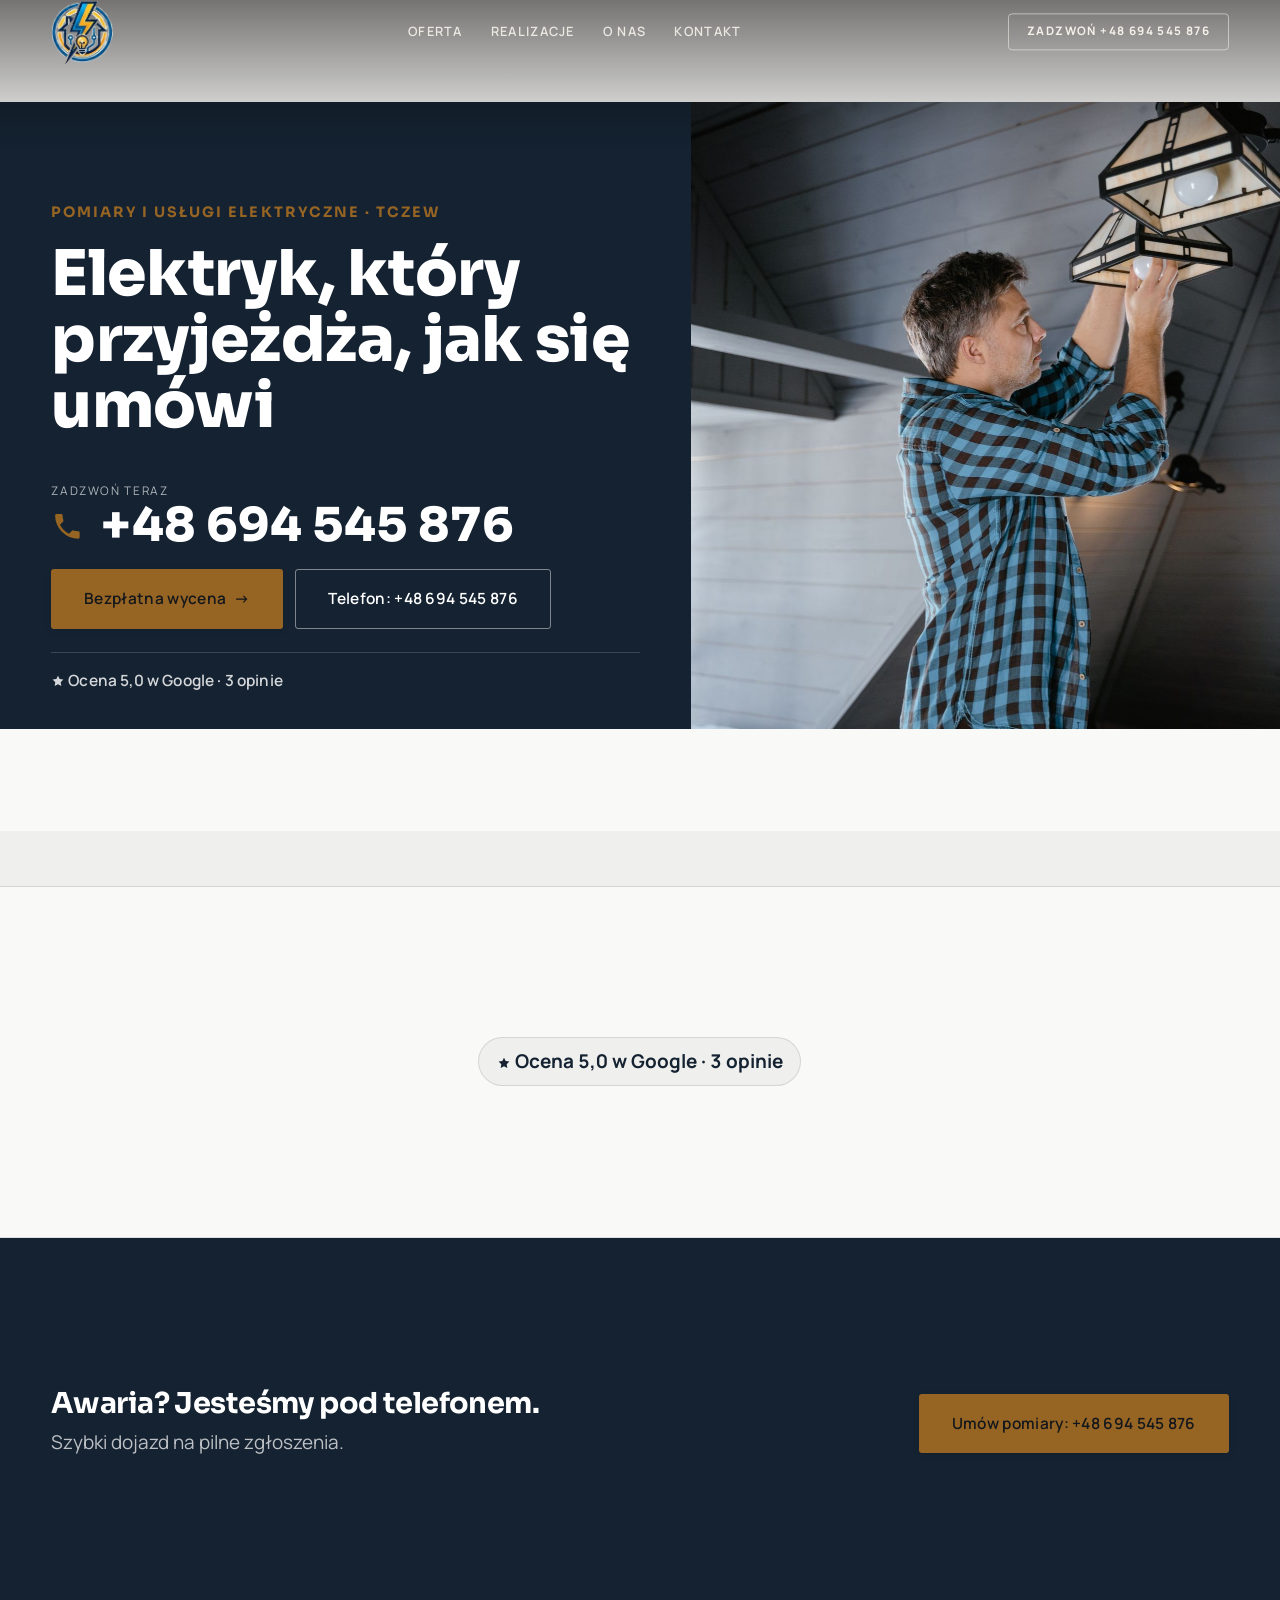
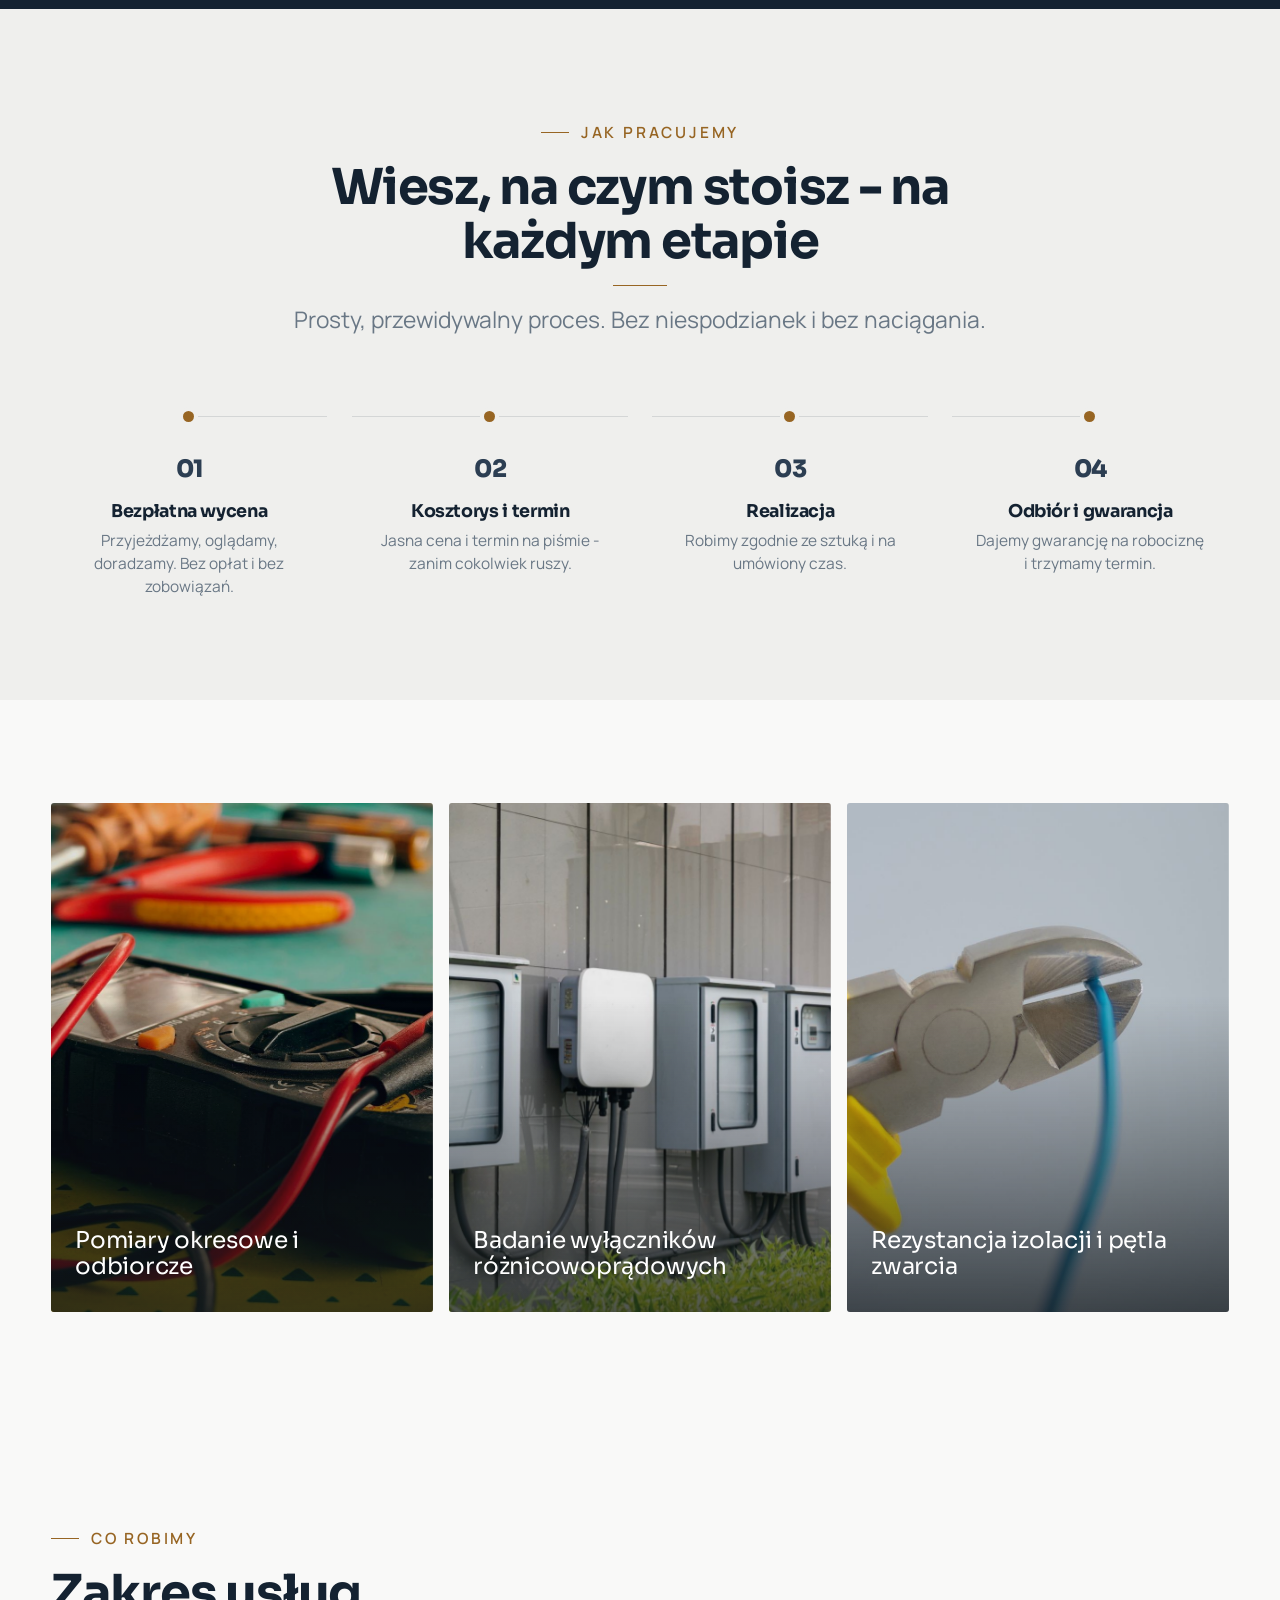
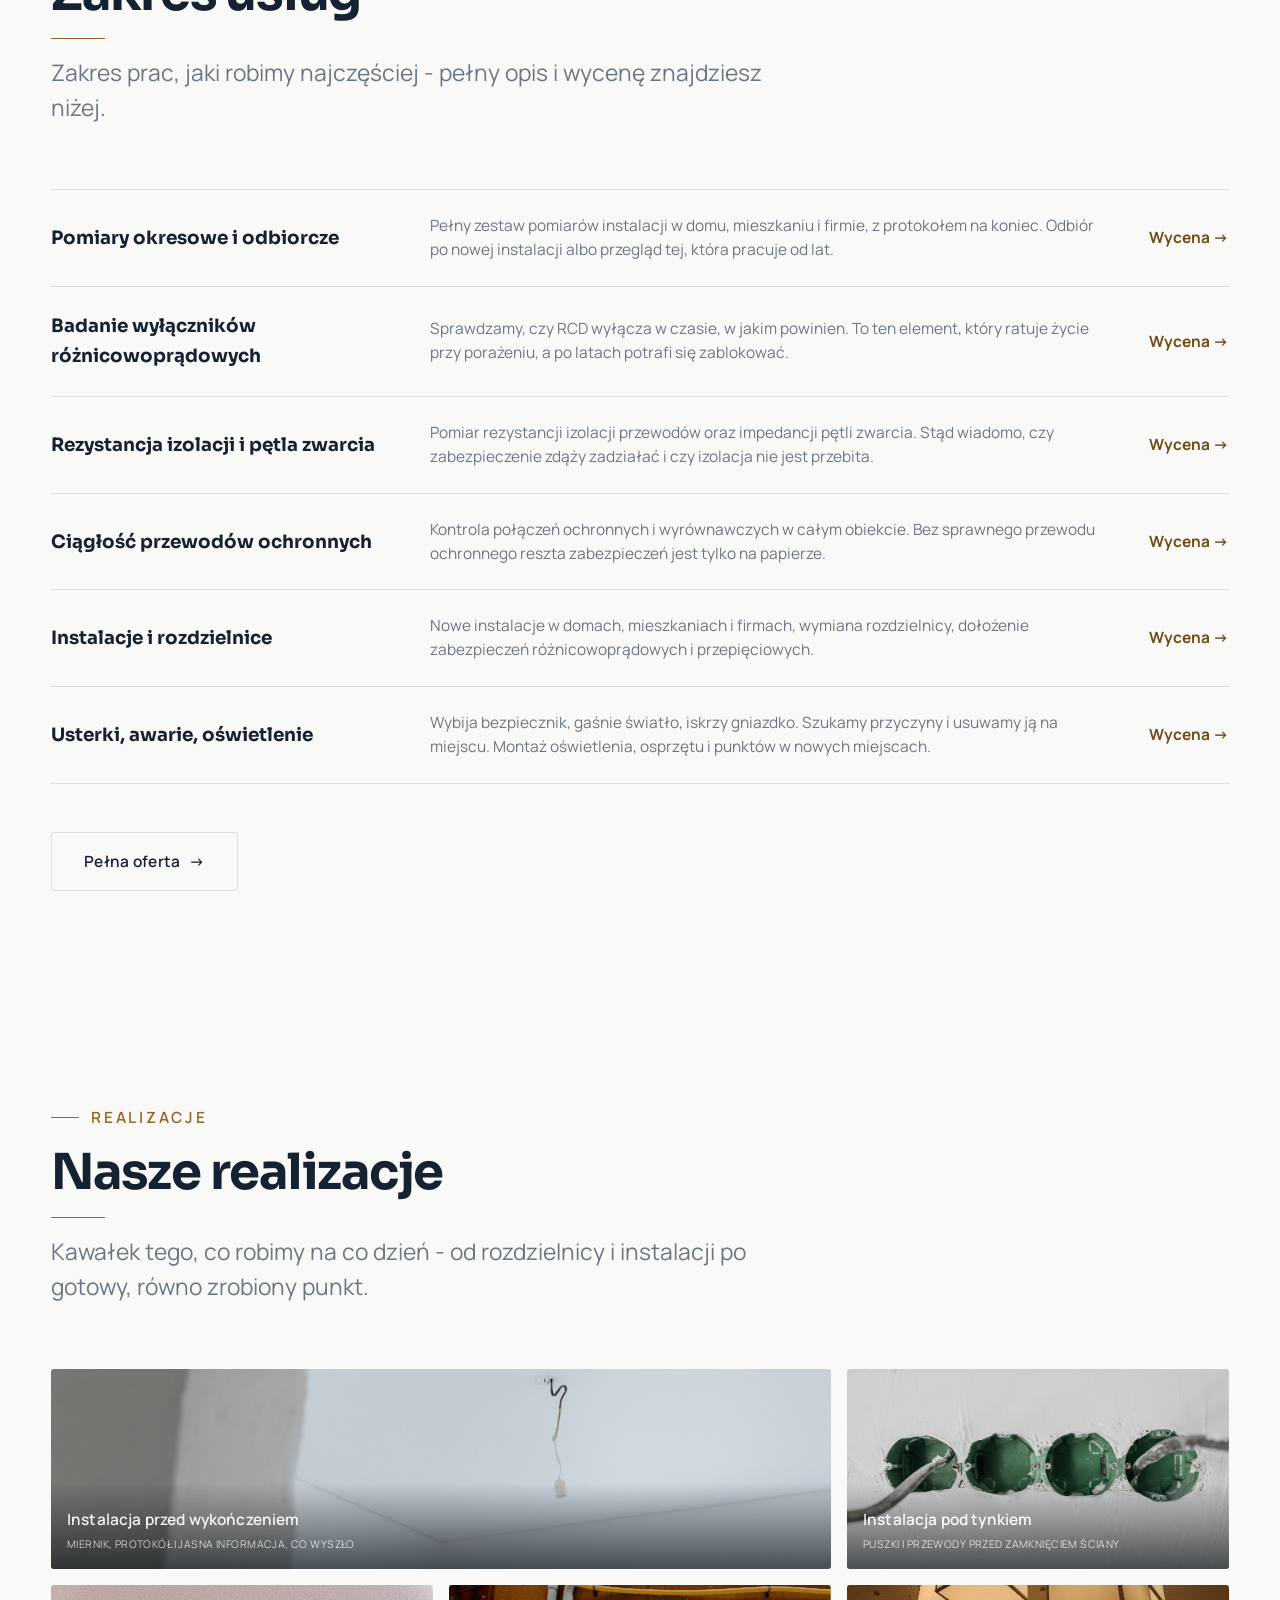
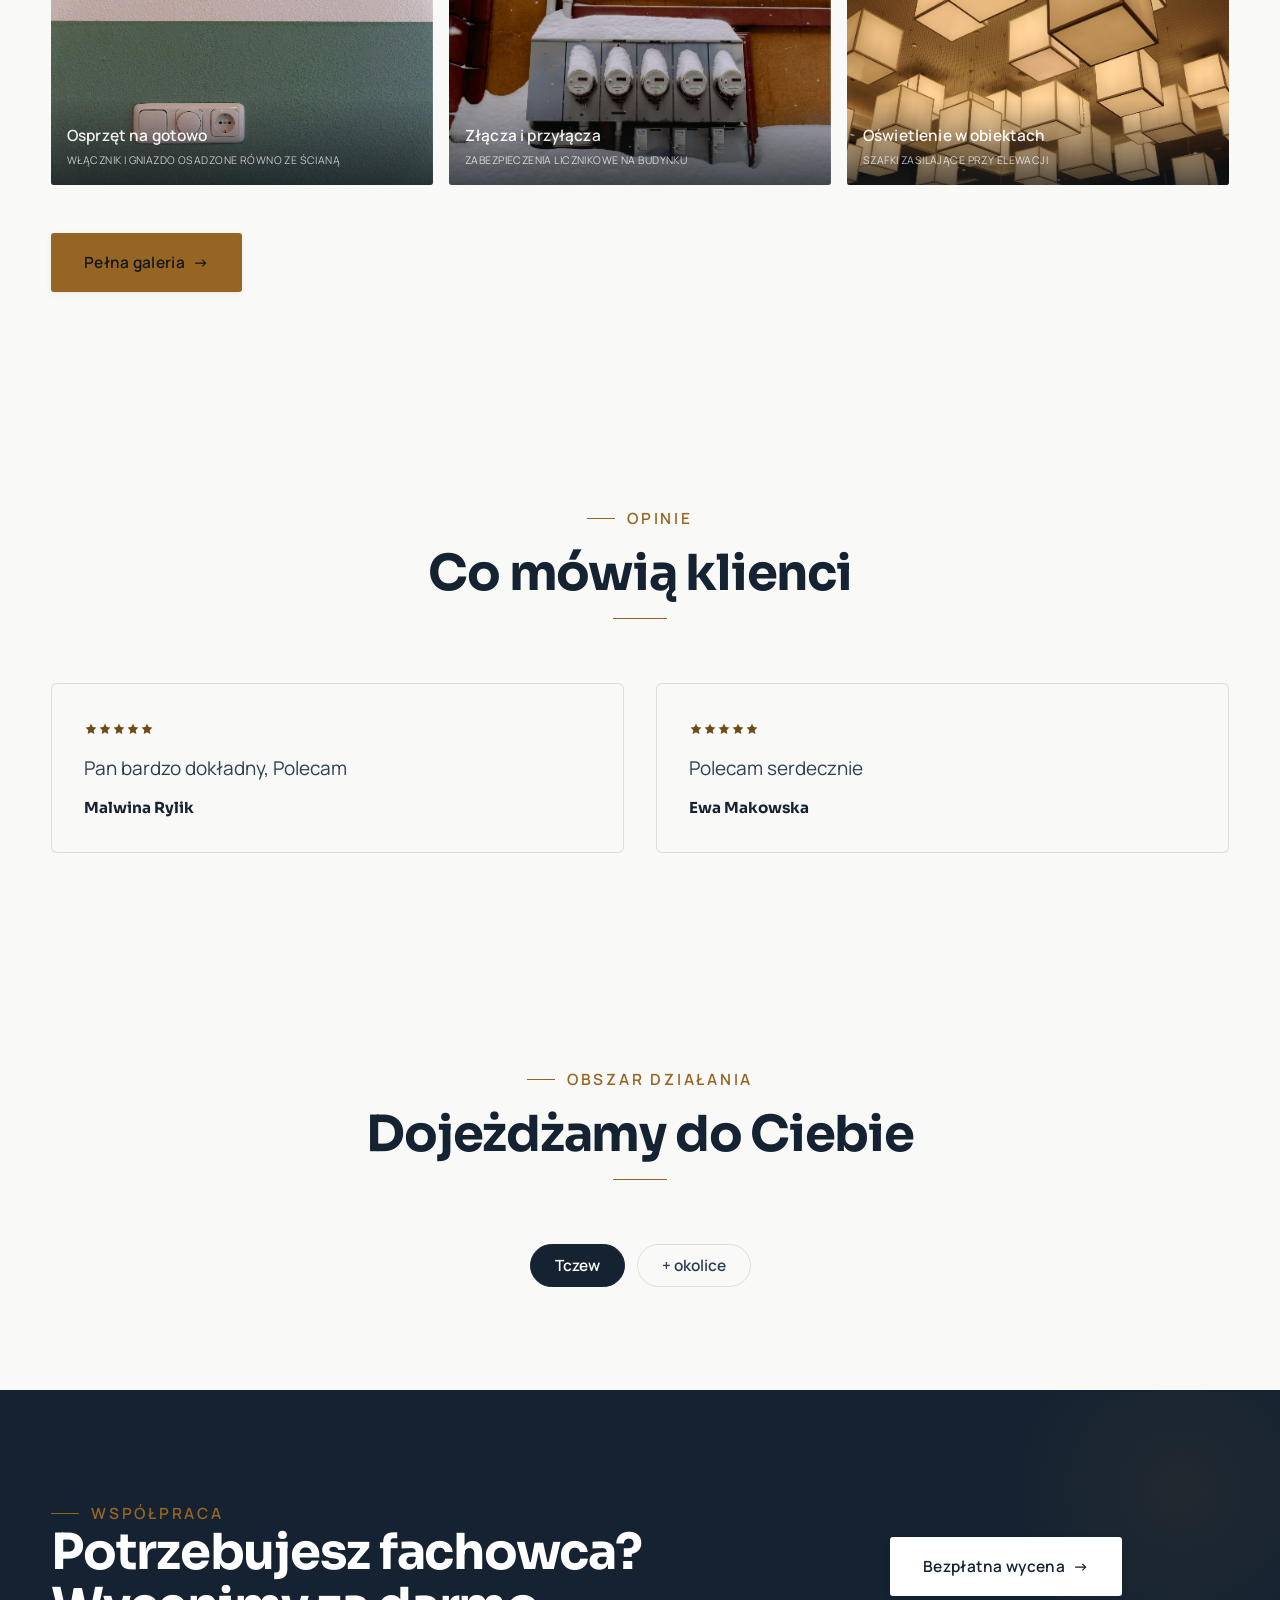
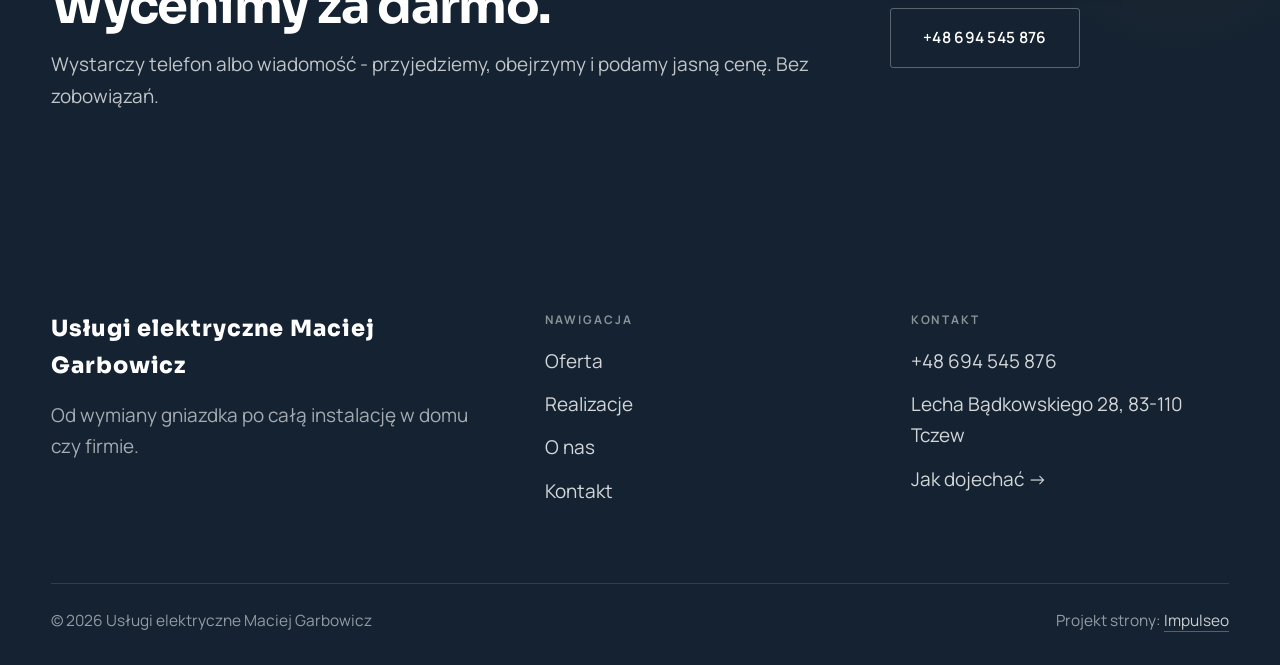
<file: index.html>
<!DOCTYPE html>
<html lang="pl">
<head>
<meta charset="UTF-8">
<meta name="viewport" content="width=device-width, initial-scale=1.0">
<title>Usługi elektryczne Maciej Garbowicz - Elektryk · Tczew</title>
<meta name="description" content="Usługi elektryczne Maciej Garbowicz - usługi elektryczne, Tczew i okolice. Instalacje, przyłącza, rozdzielnice, naprawa usterek i awarii, montaż oświetlenia i osprzętu. Pomiary i uprawnienia, wycena przed pracą, sprawny dojazd. Zadzwoń i umów termin.">
<link rel="preconnect" href="https://fonts.googleapis.com">
<link rel="preconnect" href="https://fonts.gstatic.com" crossorigin>
<link href="https://fonts.googleapis.com/css2?family=Sora:wght@600;700;800&family=Manrope:wght@400;500;600&display=swap" rel="stylesheet">
<link rel="stylesheet" href="assets/styles.css">
<meta name="nb-deploy" content="558da5c2e33f">
</head>
<body>

<header class="nav">
  <div class="wrap nav-inner">
    <a class="brand brand-has-logo" href="index.html"><img class="brand-logo" src="img/logo.png" alt="Usługi elektryczne Maciej Garbowicz"></a>
    <nav class="nav-links">
      <a href="oferta.html">Oferta</a>
      <a href="realizacje.html">Realizacje</a>
      <a href="o-nas.html">O nas</a>
      <a href="kontakt.html">Kontakt</a>
      <a href="tel:+48694545876" class="btn btn-accent">Zadzwoń +48 694 545 876</a>
    </nav>
    <button class="nav-toggle" aria-label="Menu"><span></span><span></span><span></span></button>
  </div>
</header>

<section class="hero-fach">
  <img class="hf-photo" src="img/hero.jpg" alt="Usługi elektryczne Maciej Garbowicz">
  <div class="hf-panel">
      <span class="hf-kicker">Pomiary i usługi elektryczne · Tczew</span>
      <h1 class="hf-title">Elektryk, który przyjeżdża, jak się umówi</h1>
      <a class="hf-phone" href="tel:+48694545876"><span class="hf-phone-lab">Zadzwoń teraz</span><span class="hf-phone-num"><svg class="ico-tel" width="16" height="16" viewBox="0 0 24 24" fill="none" aria-hidden="true"><path d="M6.6 10.8a15.5 15.5 0 0 0 6.6 6.6l2.2-2.2a1 1 0 0 1 1-.24 11.4 11.4 0 0 0 3.6.58 1 1 0 0 1 1 1V20a1 1 0 0 1-1 1A17 17 0 0 1 3 4a1 1 0 0 1 1-1h3.5a1 1 0 0 1 1 1c0 1.25.2 2.46.58 3.6a1 1 0 0 1-.25 1l-2.23 2.2Z" fill="currentColor"/></svg> +48 694 545 876</span></a>
      <div class="hf-actions">
        <a href="kontakt.html" class="btn btn-accent">Bezpłatna wycena <span class="arr">→</span></a>
        <a href="tel:+48694545876" class="btn btn-ghost hf-ghost">Telefon: +48 694 545 876</a>
      </div>
      <div class="hf-trust"><svg class="ico-star" width="14" height="14" viewBox="0 0 24 24" style="vertical-align:-2px" aria-hidden="true"><path d="M12 2.8l2.85 5.8 6.4.93-4.63 4.5 1.1 6.37L12 17.4l-5.72 3 1.1-6.37-4.63-4.5 6.4-.93L12 2.8Z" fill="currentColor"/></svg> Ocena 5,0 w Google · 3 opinie</div>
  </div>
</section>
<section class="fach-promise">
  <div class="wrap">
    <ul class="fp-row reveal"><li>Bezpłatna wycena</li><li>Dojazd: Tczew i okolice</li><li>Gwarancja na robociznę</li></ul>
  </div>
</section>
<section class="trust-bar">
  <div class="wrap">
    <div class="tb-google reveal"><svg class="ico-star" width="14" height="14" viewBox="0 0 24 24" style="vertical-align:-2px" aria-hidden="true"><path d="M12 2.8l2.85 5.8 6.4.93-4.63 4.5 1.1 6.37L12 17.4l-5.72 3 1.1-6.37-4.63-4.5 6.4-.93L12 2.8Z" fill="currentColor"/></svg> Ocena 5,0 w Google · 3 opinie</div>
  </div>
</section>
<section class="awaria">
  <div class="wrap">
      <div class="reveal">
        <h3>Awaria? Jesteśmy pod telefonem.</h3>
        <p>Szybki dojazd na pilne zgłoszenia.</p>
      </div>
      <a class="btn btn-accent" href="tel:+48694545876">Umów pomiary: +48 694 545 876</a>
  </div>
</section>
<section class="proces fachowcy">
  <div class="wrap">
    <div class="head center reveal">
      <span class="eyebrow">Jak pracujemy</span>
      <h2>Wiesz, na czym stoisz - na każdym etapie</h2>
      <p>Prosty, przewidywalny proces. Bez niespodzianek i bez naciągania.</p>
    </div>
    <ol class="proces-line">
      <li class="reveal"><span class="pno">01</span><h3>Bezpłatna wycena</h3><p>Przyjeżdżamy, oglądamy, doradzamy. Bez opłat i bez zobowiązań.</p></li>
      <li class="reveal"><span class="pno">02</span><h3>Kosztorys i termin</h3><p>Jasna cena i termin na piśmie - zanim cokolwiek ruszy.</p></li>
      <li class="reveal"><span class="pno">03</span><h3>Realizacja</h3><p>Robimy zgodnie ze sztuką i na umówiony czas.</p></li>
      <li class="reveal"><span class="pno">04</span><h3>Odbiór i gwarancja</h3><p>Dajemy gwarancję na robociznę i trzymamy termin.</p></li>
    </ol>
  </div>
</section>
<section class="gateways-band">
  <div class="wrap">
    <div class="gateways">
      <a href="oferta.html" class="gateway reveal"><img src="img/g1.jpg" alt="Pomiary okresowe i odbiorcze" loading="lazy"><span class="g-ttl">Pomiary okresowe i odbiorcze</span></a>
      <a href="oferta.html" class="gateway reveal"><img src="img/g5.jpg" alt="Badanie wyłączników różnicowoprądowych" loading="lazy"><span class="g-ttl">Badanie wyłączników różnicowoprądowych</span></a>
      <a href="oferta.html" class="gateway reveal"><img src="img/g8.jpg" alt="Rezystancja izolacji i pętla zwarcia" loading="lazy"><span class="g-ttl">Rezystancja izolacji i pętla zwarcia</span></a>
    </div>
  </div>
</section>
<section class="fach-uslugi">
  <div class="wrap">
    <div class="head reveal">
      <span class="eyebrow">Co robimy</span>
      <h2>Zakres usług</h2>
      <p>Zakres prac, jaki robimy najczęściej - pełny opis i wycenę znajdziesz niżej.</p>
    </div>
    <ul class="fu-list">
      <li class="fu-row reveal"><div class="fu-name">Pomiary okresowe i odbiorcze</div><div class="fu-desc">Pełny zestaw pomiarów instalacji w domu, mieszkaniu i firmie, z protokołem na koniec. Odbiór po nowej instalacji albo przegląd tej, która pracuje od lat.</div><a class="fu-cta" href="kontakt.html">Wycena <span class="arr">→</span></a></li>
      <li class="fu-row reveal"><div class="fu-name">Badanie wyłączników różnicowoprądowych</div><div class="fu-desc">Sprawdzamy, czy RCD wyłącza w czasie, w jakim powinien. To ten element, który ratuje życie przy porażeniu, a po latach potrafi się zablokować.</div><a class="fu-cta" href="kontakt.html">Wycena <span class="arr">→</span></a></li>
      <li class="fu-row reveal"><div class="fu-name">Rezystancja izolacji i pętla zwarcia</div><div class="fu-desc">Pomiar rezystancji izolacji przewodów oraz impedancji pętli zwarcia. Stąd wiadomo, czy zabezpieczenie zdąży zadziałać i czy izolacja nie jest przebita.</div><a class="fu-cta" href="kontakt.html">Wycena <span class="arr">→</span></a></li>
      <li class="fu-row reveal"><div class="fu-name">Ciągłość przewodów ochronnych</div><div class="fu-desc">Kontrola połączeń ochronnych i wyrównawczych w całym obiekcie. Bez sprawnego przewodu ochronnego reszta zabezpieczeń jest tylko na papierze.</div><a class="fu-cta" href="kontakt.html">Wycena <span class="arr">→</span></a></li>
      <li class="fu-row reveal"><div class="fu-name">Instalacje i rozdzielnice</div><div class="fu-desc">Nowe instalacje w domach, mieszkaniach i firmach, wymiana rozdzielnicy, dołożenie zabezpieczeń różnicowoprądowych i przepięciowych.</div><a class="fu-cta" href="kontakt.html">Wycena <span class="arr">→</span></a></li>
      <li class="fu-row reveal"><div class="fu-name">Usterki, awarie, oświetlenie</div><div class="fu-desc">Wybija bezpiecznik, gaśnie światło, iskrzy gniazdko. Szukamy przyczyny i usuwamy ją na miejscu. Montaż oświetlenia, osprzętu i punktów w nowych miejscach.</div><a class="fu-cta" href="kontakt.html">Wycena <span class="arr">→</span></a></li>
    </ul>
    <div style="margin-top:var(--space-7)" class="reveal"><a href="oferta.html" class="btn btn-ghost">Pełna oferta <span class="arr">→</span></a></div>
  </div>
</section>
<section>
  <div class="wrap">
    <div class="head reveal">
      <span class="eyebrow">Realizacje</span>
      <h2>Nasze realizacje</h2>
      <p>Kawałek tego, co robimy na co dzień - od rozdzielnicy i instalacji po gotowy, równo zrobiony punkt.</p>
    </div>
    <div class="gallery">
      <div class="tile t-two3 reveal"><img src="img/g11.jpg" alt="Instalacja przed wykończeniem" loading="lazy"><div class="cap">Instalacja przed wykończeniem<small>Miernik, protokół i jasna informacja, co wyszło</small></div></div>
      <div class="tile t-third reveal"><img src="img/g2.jpg" alt="Instalacja pod tynkiem" loading="lazy"><div class="cap">Instalacja pod tynkiem<small>Puszki i przewody przed zamknięciem ściany</small></div></div>
      <div class="tile t-third reveal"><img src="img/g3.jpg" alt="Osprzęt na gotowo" loading="lazy"><div class="cap">Osprzęt na gotowo<small>Włącznik i gniazdo osadzone równo ze ścianą</small></div></div>
      <div class="tile t-third reveal"><img src="img/g4.jpg" alt="Złącza i przyłącza" loading="lazy"><div class="cap">Złącza i przyłącza<small>Zabezpieczenia licznikowe na budynku</small></div></div>
      <div class="tile t-third reveal"><img src="img/g13.jpg" alt="Oświetlenie w obiektach" loading="lazy"><div class="cap">Oświetlenie w obiektach<small>Szafki zasilające przy elewacji</small></div></div>
    </div>
    <div style="margin-top:var(--space-7)" class="reveal"><a href="realizacje.html" class="btn btn-accent">Pełna galeria <span class="arr">→</span></a></div>
  </div>
</section>
<section class="opinie">
  <div class="wrap">
    <div class="head center reveal">
      <span class="eyebrow">Opinie</span>
      <h2>Co mówią klienci</h2>
    </div>
    <div class="opinie-grid">
      <figure class="op-card reveal"><span class="op-star"><svg class="ico-star" width="14" height="14" viewBox="0 0 24 24" style="vertical-align:-2px" aria-hidden="true"><path d="M12 2.8l2.85 5.8 6.4.93-4.63 4.5 1.1 6.37L12 17.4l-5.72 3 1.1-6.37-4.63-4.5 6.4-.93L12 2.8Z" fill="currentColor"/></svg><svg class="ico-star" width="14" height="14" viewBox="0 0 24 24" style="vertical-align:-2px" aria-hidden="true"><path d="M12 2.8l2.85 5.8 6.4.93-4.63 4.5 1.1 6.37L12 17.4l-5.72 3 1.1-6.37-4.63-4.5 6.4-.93L12 2.8Z" fill="currentColor"/></svg><svg class="ico-star" width="14" height="14" viewBox="0 0 24 24" style="vertical-align:-2px" aria-hidden="true"><path d="M12 2.8l2.85 5.8 6.4.93-4.63 4.5 1.1 6.37L12 17.4l-5.72 3 1.1-6.37-4.63-4.5 6.4-.93L12 2.8Z" fill="currentColor"/></svg><svg class="ico-star" width="14" height="14" viewBox="0 0 24 24" style="vertical-align:-2px" aria-hidden="true"><path d="M12 2.8l2.85 5.8 6.4.93-4.63 4.5 1.1 6.37L12 17.4l-5.72 3 1.1-6.37-4.63-4.5 6.4-.93L12 2.8Z" fill="currentColor"/></svg><svg class="ico-star" width="14" height="14" viewBox="0 0 24 24" style="vertical-align:-2px" aria-hidden="true"><path d="M12 2.8l2.85 5.8 6.4.93-4.63 4.5 1.1 6.37L12 17.4l-5.72 3 1.1-6.37-4.63-4.5 6.4-.93L12 2.8Z" fill="currentColor"/></svg></span><blockquote>Pan bardzo dokładny, Polecam</blockquote><span class="op-autor">Malwina Rylik</span></figure>
      <figure class="op-card reveal"><span class="op-star"><svg class="ico-star" width="14" height="14" viewBox="0 0 24 24" style="vertical-align:-2px" aria-hidden="true"><path d="M12 2.8l2.85 5.8 6.4.93-4.63 4.5 1.1 6.37L12 17.4l-5.72 3 1.1-6.37-4.63-4.5 6.4-.93L12 2.8Z" fill="currentColor"/></svg><svg class="ico-star" width="14" height="14" viewBox="0 0 24 24" style="vertical-align:-2px" aria-hidden="true"><path d="M12 2.8l2.85 5.8 6.4.93-4.63 4.5 1.1 6.37L12 17.4l-5.72 3 1.1-6.37-4.63-4.5 6.4-.93L12 2.8Z" fill="currentColor"/></svg><svg class="ico-star" width="14" height="14" viewBox="0 0 24 24" style="vertical-align:-2px" aria-hidden="true"><path d="M12 2.8l2.85 5.8 6.4.93-4.63 4.5 1.1 6.37L12 17.4l-5.72 3 1.1-6.37-4.63-4.5 6.4-.93L12 2.8Z" fill="currentColor"/></svg><svg class="ico-star" width="14" height="14" viewBox="0 0 24 24" style="vertical-align:-2px" aria-hidden="true"><path d="M12 2.8l2.85 5.8 6.4.93-4.63 4.5 1.1 6.37L12 17.4l-5.72 3 1.1-6.37-4.63-4.5 6.4-.93L12 2.8Z" fill="currentColor"/></svg><svg class="ico-star" width="14" height="14" viewBox="0 0 24 24" style="vertical-align:-2px" aria-hidden="true"><path d="M12 2.8l2.85 5.8 6.4.93-4.63 4.5 1.1 6.37L12 17.4l-5.72 3 1.1-6.37-4.63-4.5 6.4-.93L12 2.8Z" fill="currentColor"/></svg></span><blockquote>Polecam serdecznie</blockquote><span class="op-autor">Ewa Makowska</span></figure>
    </div>
  </div>
</section>
<section class="obszar">
  <div class="wrap">
    <div class="head center reveal">
      <span class="eyebrow">Obszar działania</span>
      <h2>Dojeżdżamy do Ciebie</h2>
    </div>
    <ul class="obszar-list reveal"><li class="is-home">Tczew</li><li>+ okolice</li></ul>
  </div>
</section>
<section class="cta">
  <div class="wrap">
    <div class="reveal">
      <span class="eyebrow">Współpraca</span>
      <h2>Potrzebujesz fachowca? Wycenimy za darmo.</h2>
      <p>Wystarczy telefon albo wiadomość - przyjedziemy, obejrzymy i podamy jasną cenę. Bez zobowiązań.</p>
    </div>
    <div class="cta-actions reveal">
      <a href="kontakt.html" class="btn btn-light">Bezpłatna wycena <span class="arr">→</span></a>
      <a href="tel:+48694545876" class="btn btn-ghost" style="color:#fff;border-color:rgba(255,255,255,.3)">+48 694 545 876</a>
    </div>
  </div>
</section>

<footer>
  <div class="wrap">
    <div class="foot-grid">
      <div class="foot-brand">
        <div class="name">Usługi elektryczne Maciej Garbowicz</div>
        <p>Od wymiany gniazdka po całą instalację w domu czy firmie.</p>
      </div>
      <div class="foot-col">
        <h4>Nawigacja</h4>
        <a href="oferta.html">Oferta</a>
        <a href="realizacje.html">Realizacje</a>
        <a href="o-nas.html">O nas</a>
        <a href="kontakt.html">Kontakt</a>
      </div>
      <div class="foot-col">
        <h4>Kontakt</h4>
        <a href="tel:+48694545876">+48 694 545 876</a>
        <p>Lecha Bądkowskiego 28, 83-110 Tczew</p>
        <a href="https://www.google.com/maps/place/Us%C5%82ugi+elektryczne+Maciej+Garbowicz/@54.0656922,18.7682048,17z" target="_blank" rel="noopener">Jak dojechać →</a>
      </div>
    </div>
    <div class="foot-bot">
      <span>© 2026 Usługi elektryczne Maciej Garbowicz</span>
      <span>Projekt strony: <a class="foot-credit" href="https://impulseo.pl" target="_blank" rel="noopener">Impulseo</a></span>
    </div>
  </div>
</footer>
<div class="sticky-call"><a class="sc-call" href="tel:+48694545876"><svg class="ico-tel" width="16" height="16" viewBox="0 0 24 24" fill="none" aria-hidden="true"><path d="M6.6 10.8a15.5 15.5 0 0 0 6.6 6.6l2.2-2.2a1 1 0 0 1 1-.24 11.4 11.4 0 0 0 3.6.58 1 1 0 0 1 1 1V20a1 1 0 0 1-1 1A17 17 0 0 1 3 4a1 1 0 0 1 1-1h3.5a1 1 0 0 1 1 1c0 1.25.2 2.46.58 3.6a1 1 0 0 1-.25 1l-2.23 2.2Z" fill="currentColor"/></svg> Zadzwoń</a><a class="sc-quote" href="kontakt.html">Bezpłatna wycena</a></div>

<script src="assets/main.js"></script>
</body>
</html>
</file>
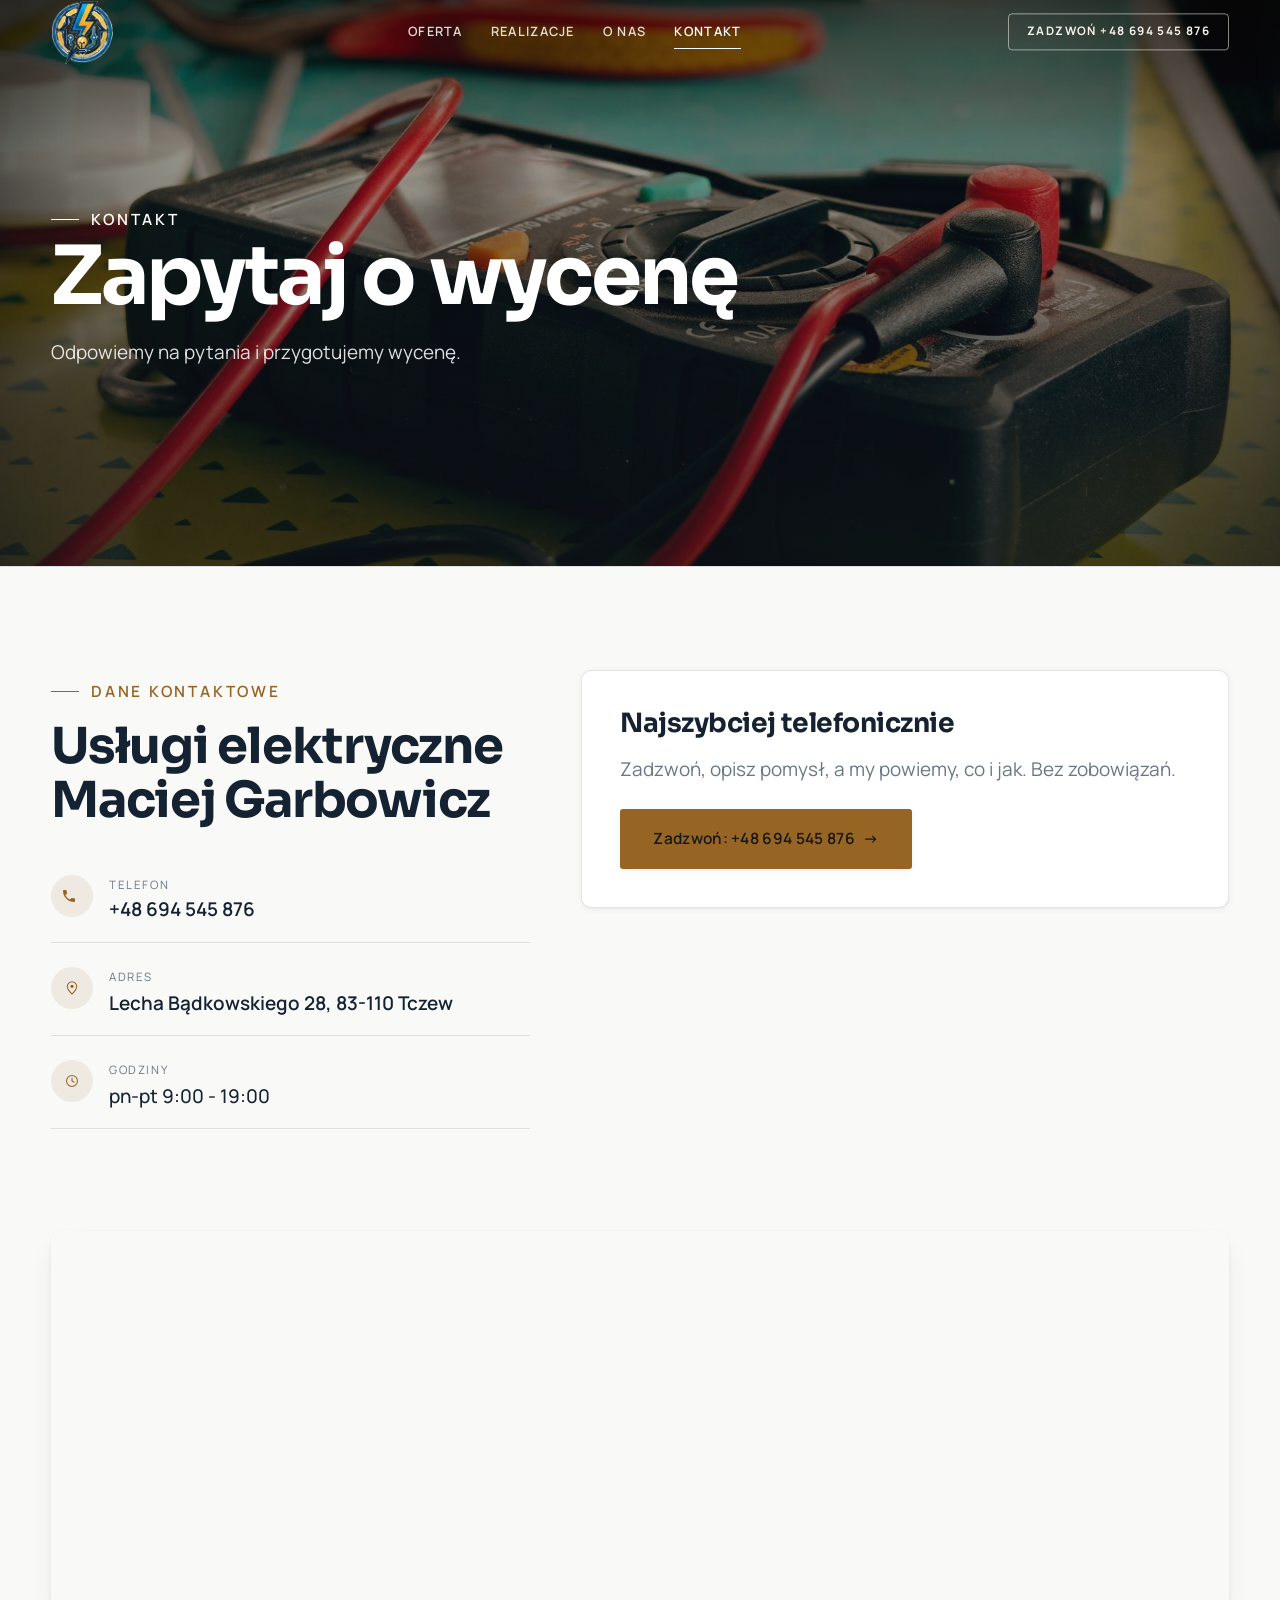
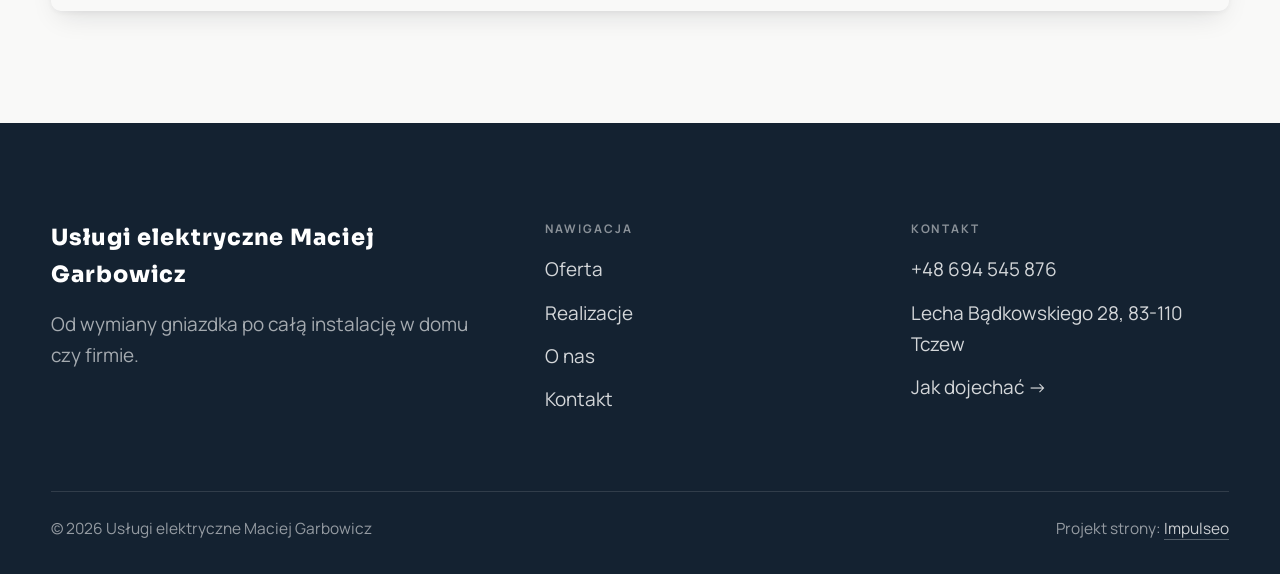
<file: kontakt.html>
<!DOCTYPE html>
<html lang="pl">
<head>
<meta charset="UTF-8">
<meta name="viewport" content="width=device-width, initial-scale=1.0">
<title>Kontakt - Usługi elektryczne Maciej Garbowicz</title>
<meta name="description" content="Kontakt Usługi elektryczne Maciej Garbowicz - Lecha Bądkowskiego 28, 83-110 Tczew">
<link rel="preconnect" href="https://fonts.googleapis.com">
<link rel="preconnect" href="https://fonts.gstatic.com" crossorigin>
<link href="https://fonts.googleapis.com/css2?family=Sora:wght@600;700;800&family=Manrope:wght@400;500;600&display=swap" rel="stylesheet">
<link rel="stylesheet" href="assets/styles.css">
</head>
<body>

<header class="nav">
  <div class="wrap nav-inner">
    <a class="brand brand-has-logo" href="index.html"><img class="brand-logo" src="img/logo.png" alt="Usługi elektryczne Maciej Garbowicz"></a>
    <nav class="nav-links">
      <a href="oferta.html">Oferta</a>
      <a href="realizacje.html">Realizacje</a>
      <a href="o-nas.html">O nas</a>
      <a href="kontakt.html" class="active">Kontakt</a>
      <a href="tel:+48694545876" class="btn btn-accent">Zadzwoń +48 694 545 876</a>
    </nav>
    <button class="nav-toggle" aria-label="Menu"><span></span><span></span><span></span></button>
  </div>
</header>

<section class="pagehead">
  <img src="img/g1.jpg" alt="Usługi elektryczne Maciej Garbowicz - Zapytaj o wycenę">
  <div class="wrap">
    <span class="eyebrow">Kontakt</span>
    <h1>Zapytaj o wycenę</h1>
    <p>Odpowiemy na pytania i przygotujemy wycenę.</p>
  </div>
</section>
<section>
  <div class="wrap contact-grid">
    <div class="reveal">
      <span class="eyebrow">Dane kontaktowe</span>
      <h2 style="margin:var(--space-4) 0 var(--space-6)">Usługi elektryczne Maciej Garbowicz</h2>
      <div class="info-list">
        <div class="info-row"><div class="ic"><svg class="ico-tel" width="16" height="16" viewBox="0 0 24 24" fill="none" aria-hidden="true"><path d="M6.6 10.8a15.5 15.5 0 0 0 6.6 6.6l2.2-2.2a1 1 0 0 1 1-.24 11.4 11.4 0 0 0 3.6.58 1 1 0 0 1 1 1V20a1 1 0 0 1-1 1A17 17 0 0 1 3 4a1 1 0 0 1 1-1h3.5a1 1 0 0 1 1 1c0 1.25.2 2.46.58 3.6a1 1 0 0 1-.25 1l-2.23 2.2Z" fill="currentColor"/></svg></div><div><div class="lbl">Telefon</div><a class="val" href="tel:+48694545876">+48 694 545 876</a></div></div>
        <div class="info-row"><div class="ic"><svg class="ico-pin" width="16" height="16" viewBox="0 0 24 24" fill="none" aria-hidden="true"><path d="M12 21s7-6.1 7-11.5A7 7 0 0 0 5 9.5C5 14.9 12 21 12 21Z" stroke="currentColor" stroke-width="1.6" fill="none"/><circle cx="12" cy="9.5" r="2.4" fill="currentColor"/></svg></div><div><div class="lbl">Adres</div><div class="val">Lecha Bądkowskiego 28, 83-110 Tczew</div></div></div>
        <div class="info-row"><div class="ic"><svg class="ico-clock" width="16" height="16" viewBox="0 0 24 24" fill="none" aria-hidden="true"><circle cx="12" cy="12" r="8.2" stroke="currentColor" stroke-width="1.6"/><path d="M12 7.5V12l3.2 1.9" stroke="currentColor" stroke-width="1.6" stroke-linecap="round"/></svg></div><div><div class="lbl">Godziny</div><div class="val" style="font-weight:500">pn-pt 9:00 - 19:00</div></div></div>
      </div>
    </div>
    <div class="reveal">
      <div class="form">
        <h3 style="margin-bottom:var(--space-4)">Najszybciej telefonicznie</h3>
        <p class="muted" style="margin-bottom:var(--space-5)">Zadzwoń, opisz pomysł, a my powiemy, co i jak. Bez zobowiązań.</p>
        <a href="tel:+48694545876" class="btn btn-accent" style="justify-content:center">Zadzwoń: +48 694 545 876 <span class="arr">→</span></a>
      </div>
    </div>
  </div>
</section>
<section style="padding-top:0">
  <div class="wrap reveal">
    <iframe class="map" title="Usługi elektryczne Maciej Garbowicz - Tczew" src="https://maps.google.com/maps?q=54.0656922%2C18.7682048&z=15&output=embed" loading="lazy" referrerpolicy="no-referrer-when-downgrade"></iframe>
  </div>
</section>

<footer>
  <div class="wrap">
    <div class="foot-grid">
      <div class="foot-brand">
        <div class="name">Usługi elektryczne Maciej Garbowicz</div>
        <p>Od wymiany gniazdka po całą instalację w domu czy firmie.</p>
      </div>
      <div class="foot-col">
        <h4>Nawigacja</h4>
        <a href="oferta.html">Oferta</a>
        <a href="realizacje.html">Realizacje</a>
        <a href="o-nas.html">O nas</a>
        <a href="kontakt.html">Kontakt</a>
      </div>
      <div class="foot-col">
        <h4>Kontakt</h4>
        <a href="tel:+48694545876">+48 694 545 876</a>
        <p>Lecha Bądkowskiego 28, 83-110 Tczew</p>
        <a href="https://www.google.com/maps/place/Us%C5%82ugi+elektryczne+Maciej+Garbowicz/@54.0656922,18.7682048,17z" target="_blank" rel="noopener">Jak dojechać →</a>
      </div>
    </div>
    <div class="foot-bot">
      <span>© 2026 Usługi elektryczne Maciej Garbowicz</span>
      <span>Projekt strony: <a class="foot-credit" href="https://impulseo.pl" target="_blank" rel="noopener">Impulseo</a></span>
    </div>
  </div>
</footer>
<div class="sticky-call"><a class="sc-call" href="tel:+48694545876"><svg class="ico-tel" width="16" height="16" viewBox="0 0 24 24" fill="none" aria-hidden="true"><path d="M6.6 10.8a15.5 15.5 0 0 0 6.6 6.6l2.2-2.2a1 1 0 0 1 1-.24 11.4 11.4 0 0 0 3.6.58 1 1 0 0 1 1 1V20a1 1 0 0 1-1 1A17 17 0 0 1 3 4a1 1 0 0 1 1-1h3.5a1 1 0 0 1 1 1c0 1.25.2 2.46.58 3.6a1 1 0 0 1-.25 1l-2.23 2.2Z" fill="currentColor"/></svg> Zadzwoń</a><a class="sc-quote" href="kontakt.html">Bezpłatna wycena</a></div>

<script src="assets/main.js"></script>
</body>
</html>
</file>
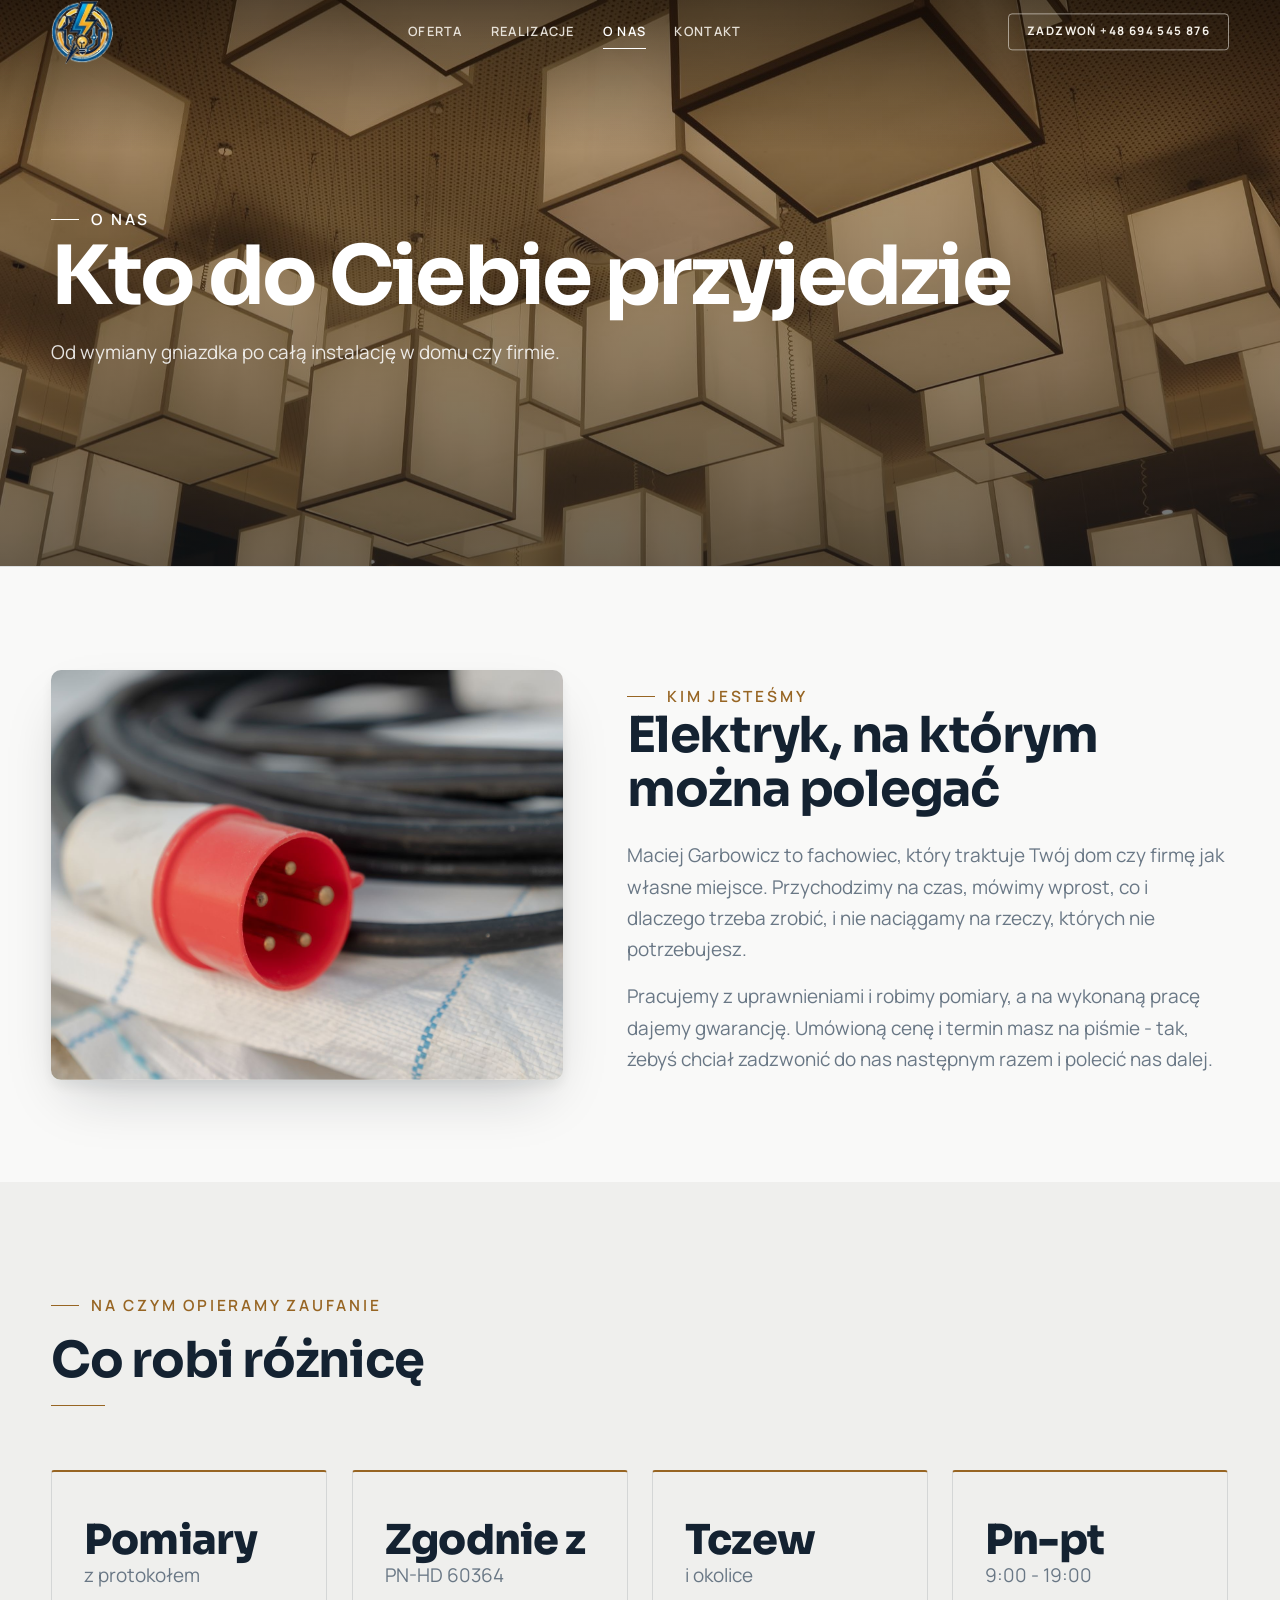
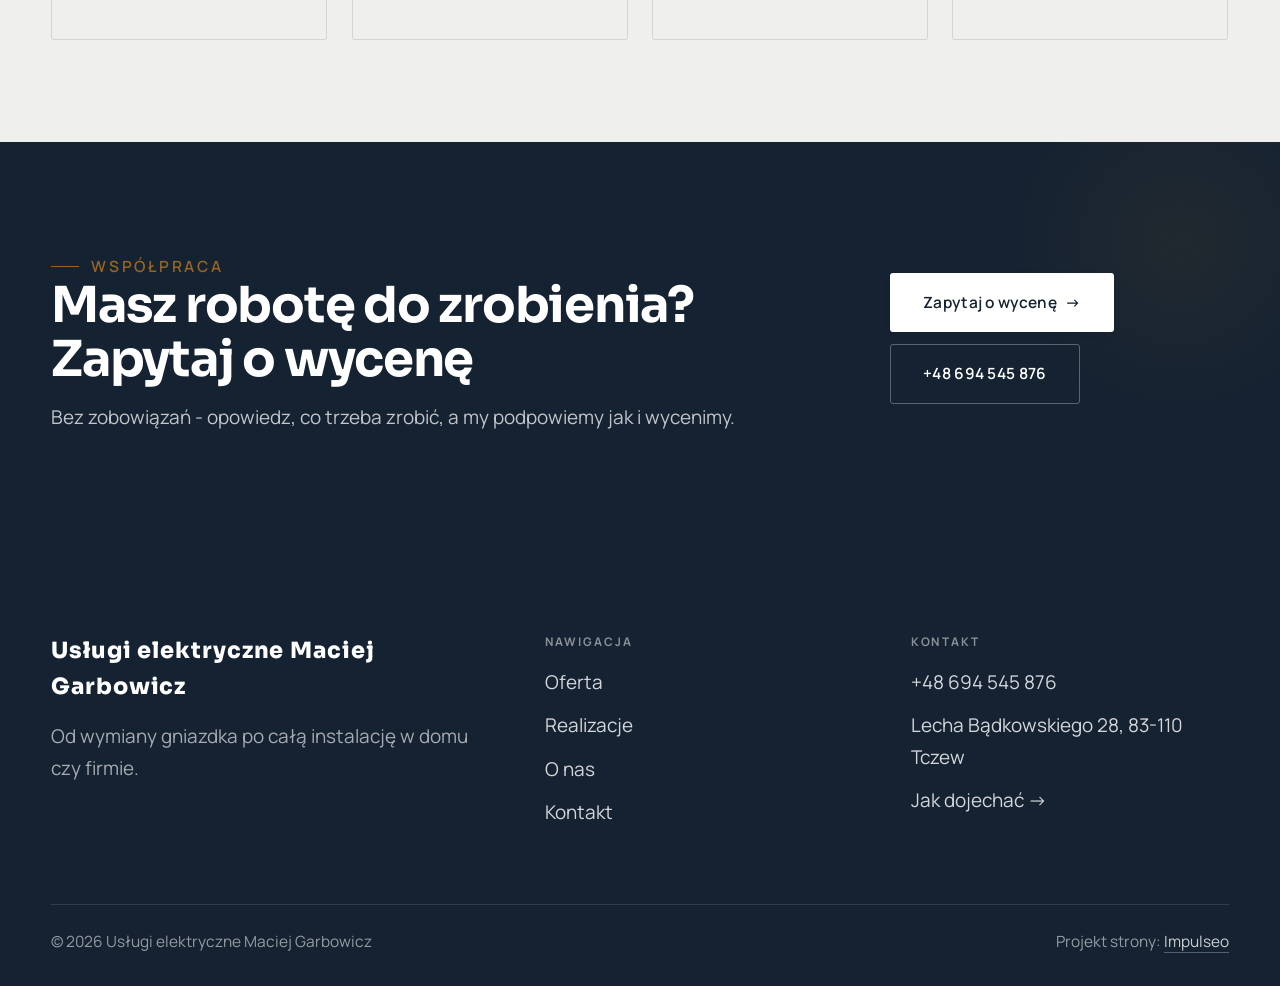
<file: o-nas.html>
<!DOCTYPE html>
<html lang="pl">
<head>
<meta charset="UTF-8">
<meta name="viewport" content="width=device-width, initial-scale=1.0">
<title>O nas - Usługi elektryczne Maciej Garbowicz</title>
<meta name="description" content="Usługi elektryczne Maciej Garbowicz - usługi elektryczne, Tczew i okolice. Instalacje, przyłącza, rozdzielnice, naprawa usterek i awarii, montaż oświetlenia i osprzętu. Pomiary i uprawnienia, wycena przed pracą, sprawny dojazd. Zadzwoń i umów termin.">
<link rel="preconnect" href="https://fonts.googleapis.com">
<link rel="preconnect" href="https://fonts.gstatic.com" crossorigin>
<link href="https://fonts.googleapis.com/css2?family=Sora:wght@600;700;800&family=Manrope:wght@400;500;600&display=swap" rel="stylesheet">
<link rel="stylesheet" href="assets/styles.css">
</head>
<body>

<header class="nav">
  <div class="wrap nav-inner">
    <a class="brand brand-has-logo" href="index.html"><img class="brand-logo" src="img/logo.png" alt="Usługi elektryczne Maciej Garbowicz"></a>
    <nav class="nav-links">
      <a href="oferta.html">Oferta</a>
      <a href="realizacje.html">Realizacje</a>
      <a href="o-nas.html" class="active">O nas</a>
      <a href="kontakt.html">Kontakt</a>
      <a href="tel:+48694545876" class="btn btn-accent">Zadzwoń +48 694 545 876</a>
    </nav>
    <button class="nav-toggle" aria-label="Menu"><span></span><span></span><span></span></button>
  </div>
</header>

<section class="pagehead">
  <img src="img/g13.jpg" alt="Usługi elektryczne Maciej Garbowicz - Kto do Ciebie przyjedzie">
  <div class="wrap">
    <span class="eyebrow">O nas</span>
    <h1>Kto do Ciebie przyjedzie</h1>
    <p>Od wymiany gniazdka po całą instalację w domu czy firmie.</p>
  </div>
</section>
<section>
  <div class="wrap split">
    <div class="split-art reveal"><img src="img/g14.jpg" alt="Usługi elektryczne Maciej Garbowicz" loading="lazy"></div>
    <div class="split-copy reveal">
      <span class="eyebrow">Kim jesteśmy</span>
      <h2>Elektryk, na którym można polegać</h2>
      <p class="muted">Maciej Garbowicz to fachowiec, który traktuje Twój dom czy firmę jak własne miejsce. Przychodzimy na czas, mówimy wprost, co i dlaczego trzeba zrobić, i nie naciągamy na rzeczy, których nie potrzebujesz.</p>
      <p class="muted">Pracujemy z uprawnieniami i robimy pomiary, a na wykonaną pracę dajemy gwarancję. Umówioną cenę i termin masz na piśmie - tak, żebyś chciał zadzwonić do nas następnym razem i polecić nas dalej.</p>
    </div>
  </div>
</section>

<section class="trust">
  <div class="wrap">
    <div class="head reveal">
      <span class="eyebrow">Na czym opieramy zaufanie</span>
      <h2>Co robi różnicę</h2>
    </div>
    <div class="trust-grid">
      <div class="trust-card reveal"><div class="big">Pomiary</div><p>z protokołem</p></div>
      <div class="trust-card reveal"><div class="big">Zgodnie z</div><p>PN-HD 60364</p></div>
      <div class="trust-card reveal"><div class="big">Tczew</div><p>i okolice</p></div>
      <div class="trust-card reveal"><div class="big">Pn-pt</div><p>9:00 - 19:00</p></div>
    </div>
  </div>
</section>
<section class="cta">
  <div class="wrap">
    <div class="reveal">
      <span class="eyebrow">Współpraca</span>
      <h2>Masz robotę do zrobienia? Zapytaj o wycenę</h2>
      <p>Bez zobowiązań - opowiedz, co trzeba zrobić, a my podpowiemy jak i wycenimy.</p>
    </div>
    <div class="cta-actions reveal">
      <a href="kontakt.html" class="btn btn-light">Zapytaj o wycenę <span class="arr">→</span></a>
      <a href="tel:+48694545876" class="btn btn-ghost" style="color:#fff;border-color:rgba(255,255,255,.3)">+48 694 545 876</a>
    </div>
  </div>
</section>

<footer>
  <div class="wrap">
    <div class="foot-grid">
      <div class="foot-brand">
        <div class="name">Usługi elektryczne Maciej Garbowicz</div>
        <p>Od wymiany gniazdka po całą instalację w domu czy firmie.</p>
      </div>
      <div class="foot-col">
        <h4>Nawigacja</h4>
        <a href="oferta.html">Oferta</a>
        <a href="realizacje.html">Realizacje</a>
        <a href="o-nas.html">O nas</a>
        <a href="kontakt.html">Kontakt</a>
      </div>
      <div class="foot-col">
        <h4>Kontakt</h4>
        <a href="tel:+48694545876">+48 694 545 876</a>
        <p>Lecha Bądkowskiego 28, 83-110 Tczew</p>
        <a href="https://www.google.com/maps/place/Us%C5%82ugi+elektryczne+Maciej+Garbowicz/@54.0656922,18.7682048,17z" target="_blank" rel="noopener">Jak dojechać →</a>
      </div>
    </div>
    <div class="foot-bot">
      <span>© 2026 Usługi elektryczne Maciej Garbowicz</span>
      <span>Projekt strony: <a class="foot-credit" href="https://impulseo.pl" target="_blank" rel="noopener">Impulseo</a></span>
    </div>
  </div>
</footer>
<div class="sticky-call"><a class="sc-call" href="tel:+48694545876"><svg class="ico-tel" width="16" height="16" viewBox="0 0 24 24" fill="none" aria-hidden="true"><path d="M6.6 10.8a15.5 15.5 0 0 0 6.6 6.6l2.2-2.2a1 1 0 0 1 1-.24 11.4 11.4 0 0 0 3.6.58 1 1 0 0 1 1 1V20a1 1 0 0 1-1 1A17 17 0 0 1 3 4a1 1 0 0 1 1-1h3.5a1 1 0 0 1 1 1c0 1.25.2 2.46.58 3.6a1 1 0 0 1-.25 1l-2.23 2.2Z" fill="currentColor"/></svg> Zadzwoń</a><a class="sc-quote" href="kontakt.html">Bezpłatna wycena</a></div>

<script src="assets/main.js"></script>
</body>
</html>
</file>
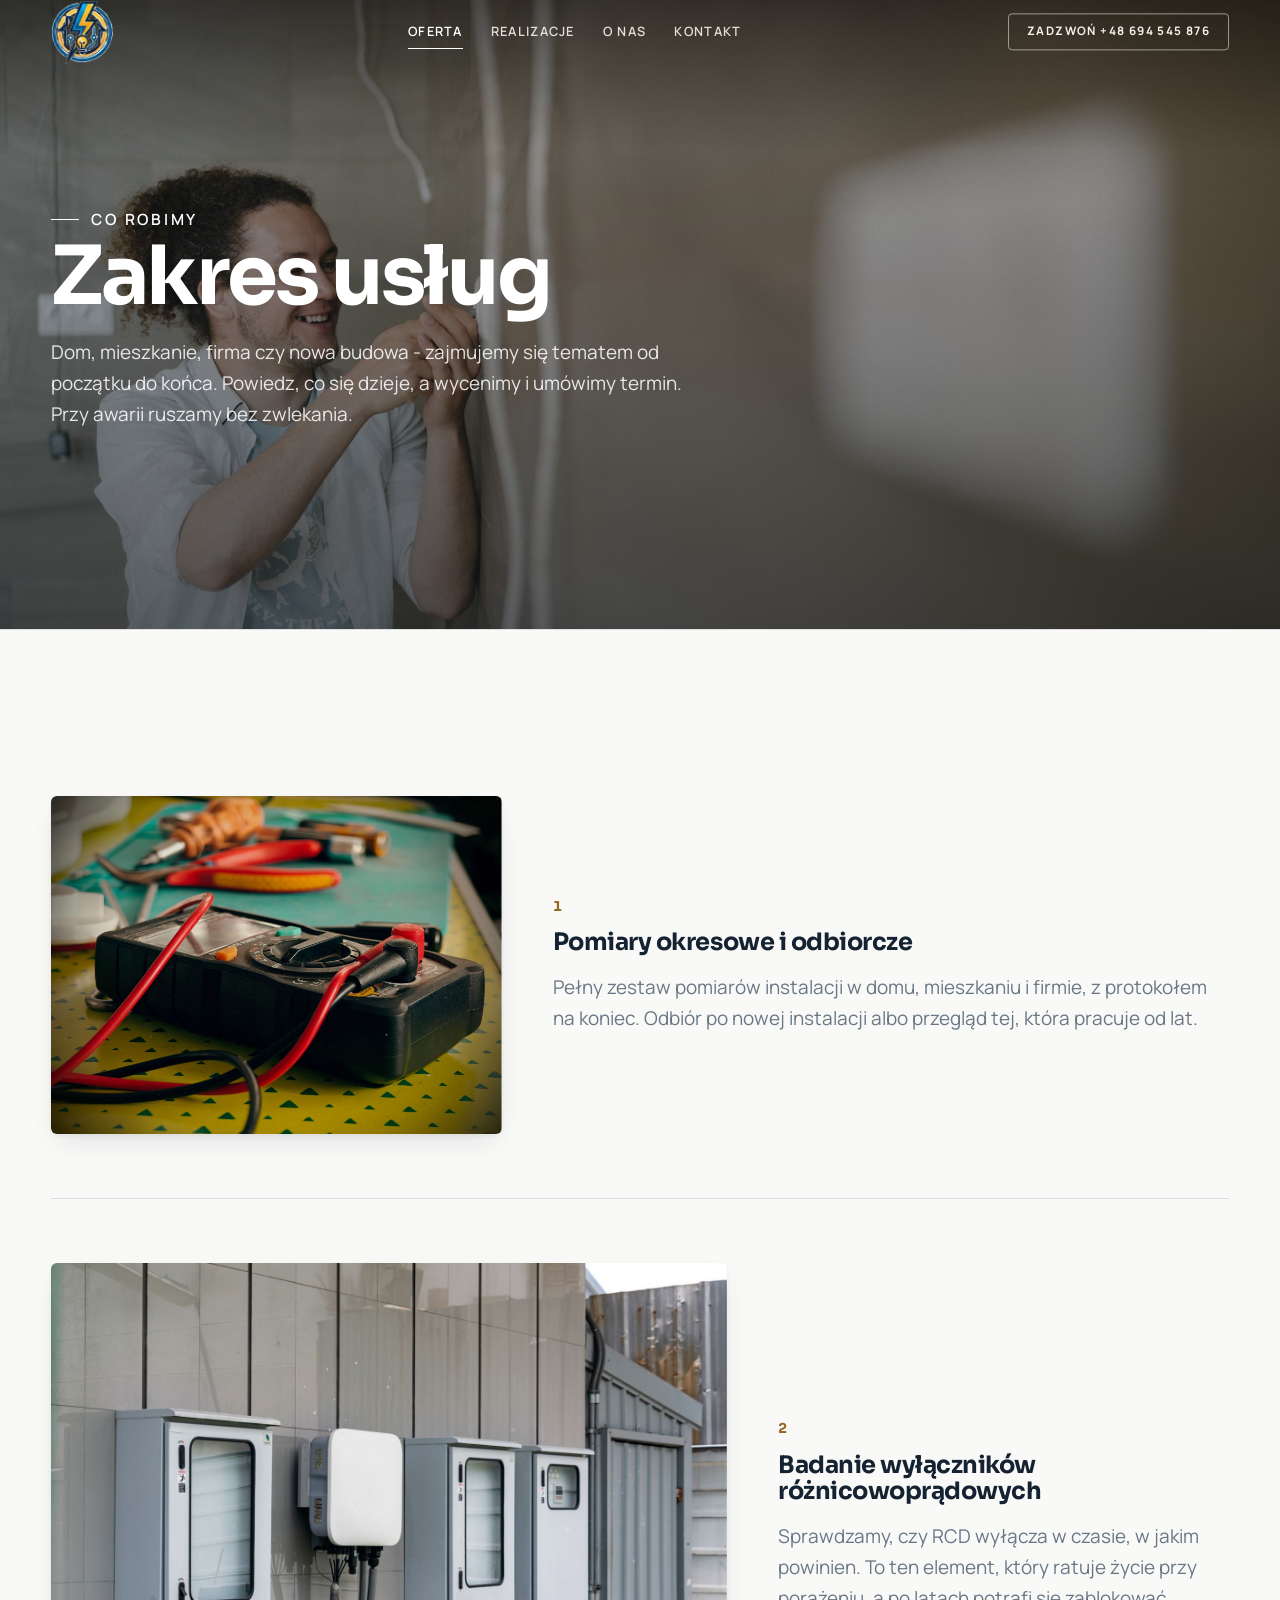
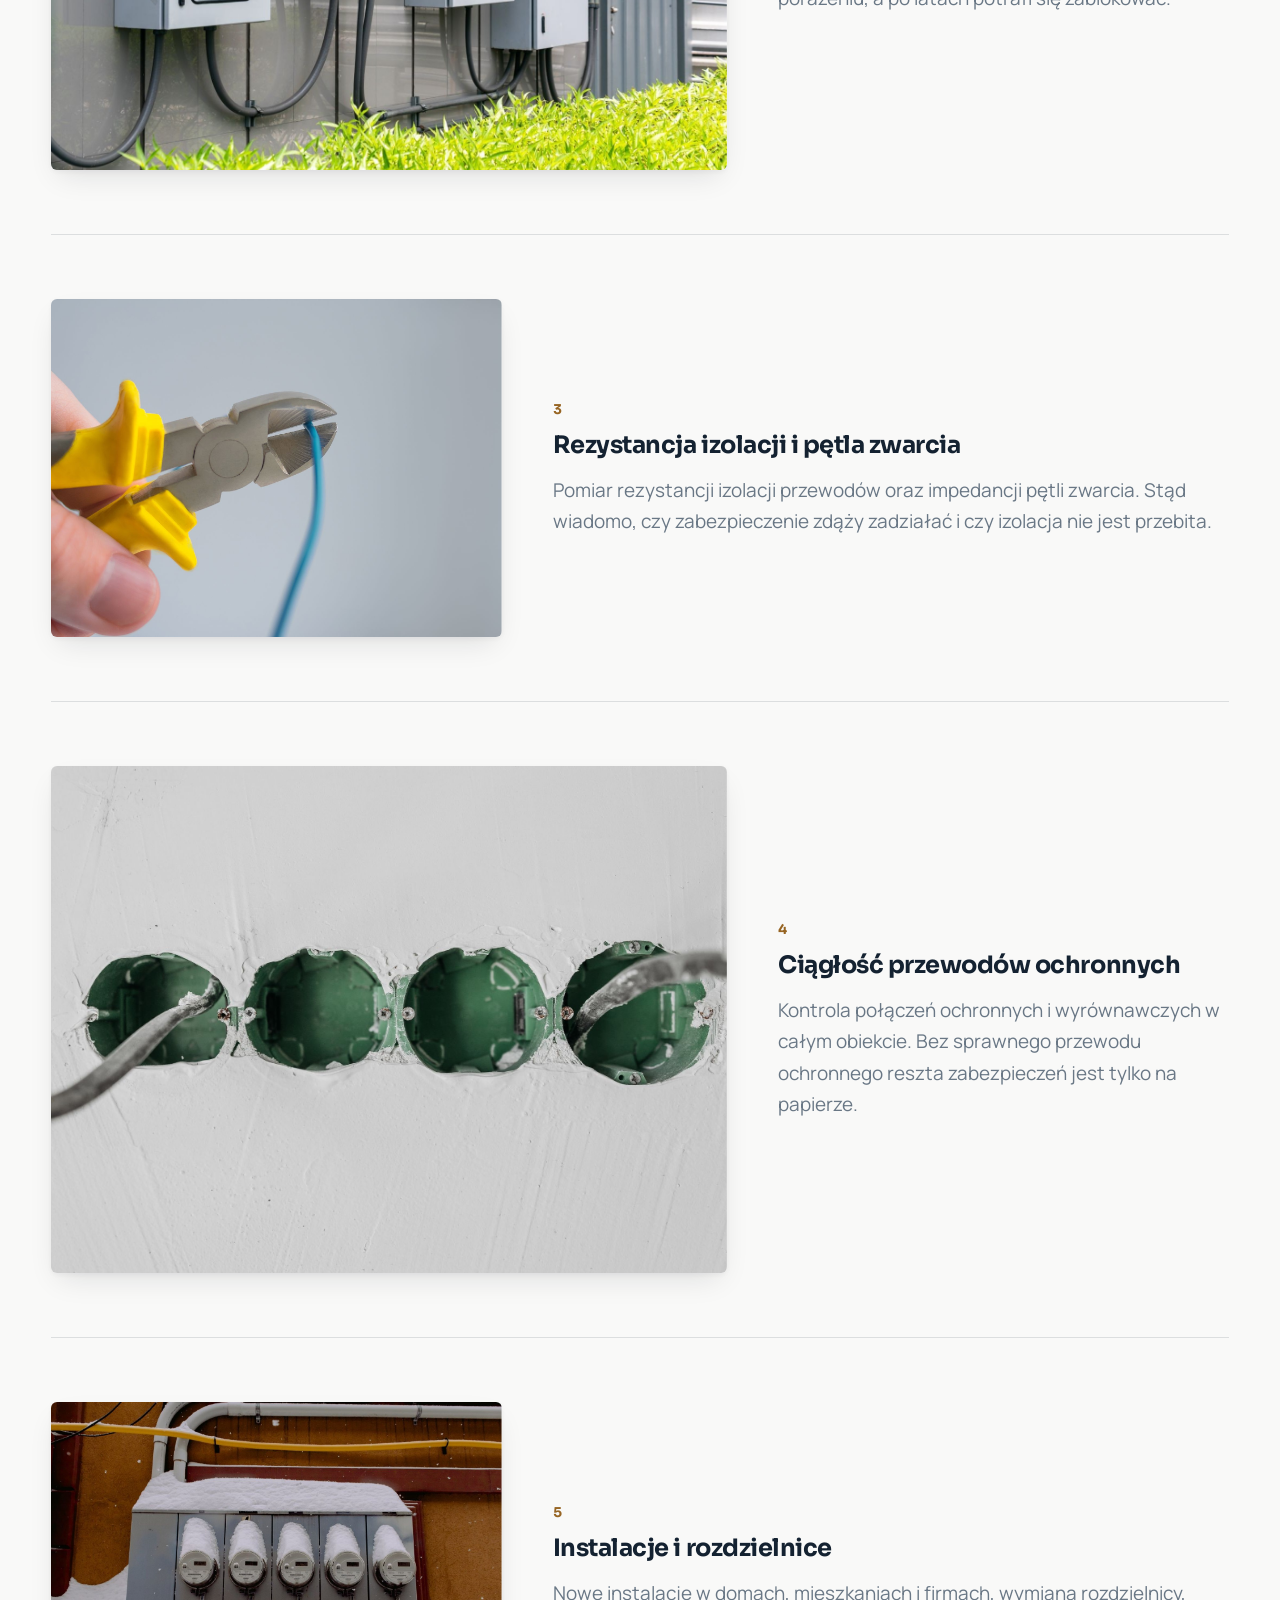
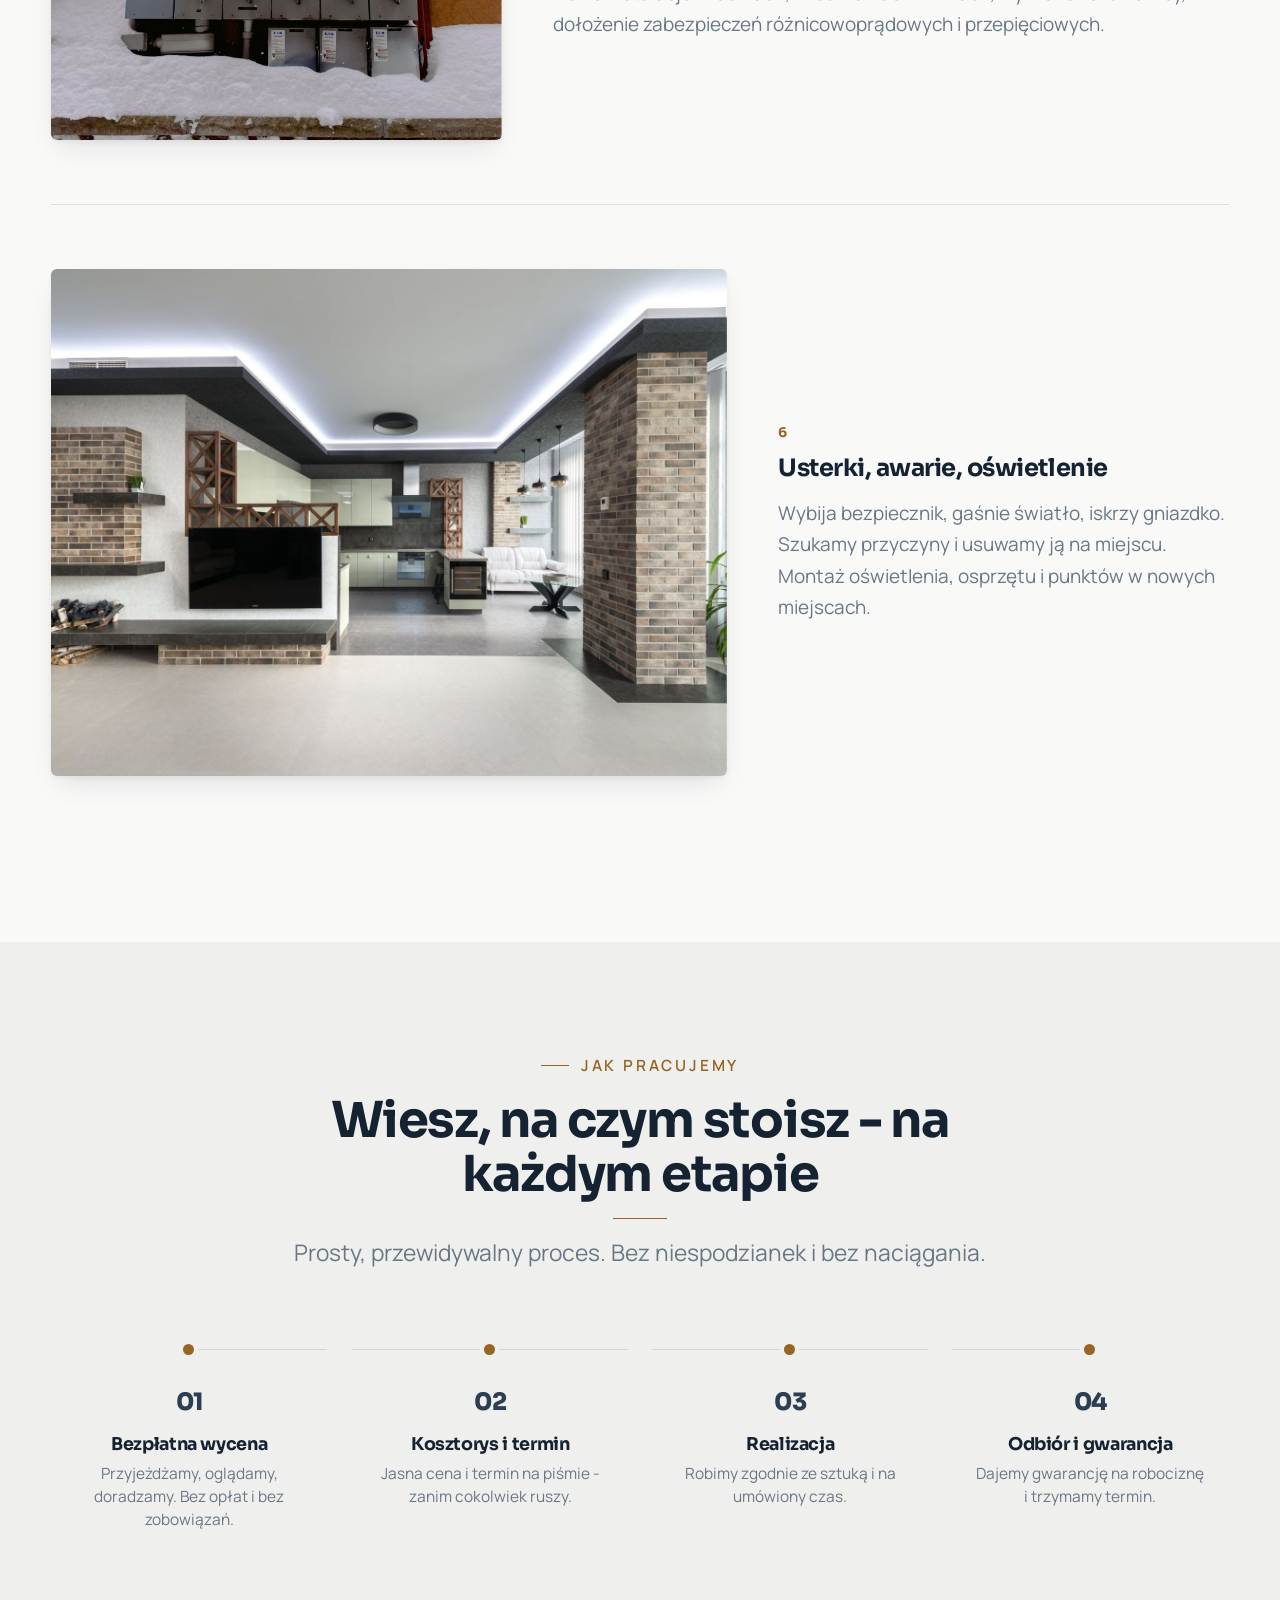
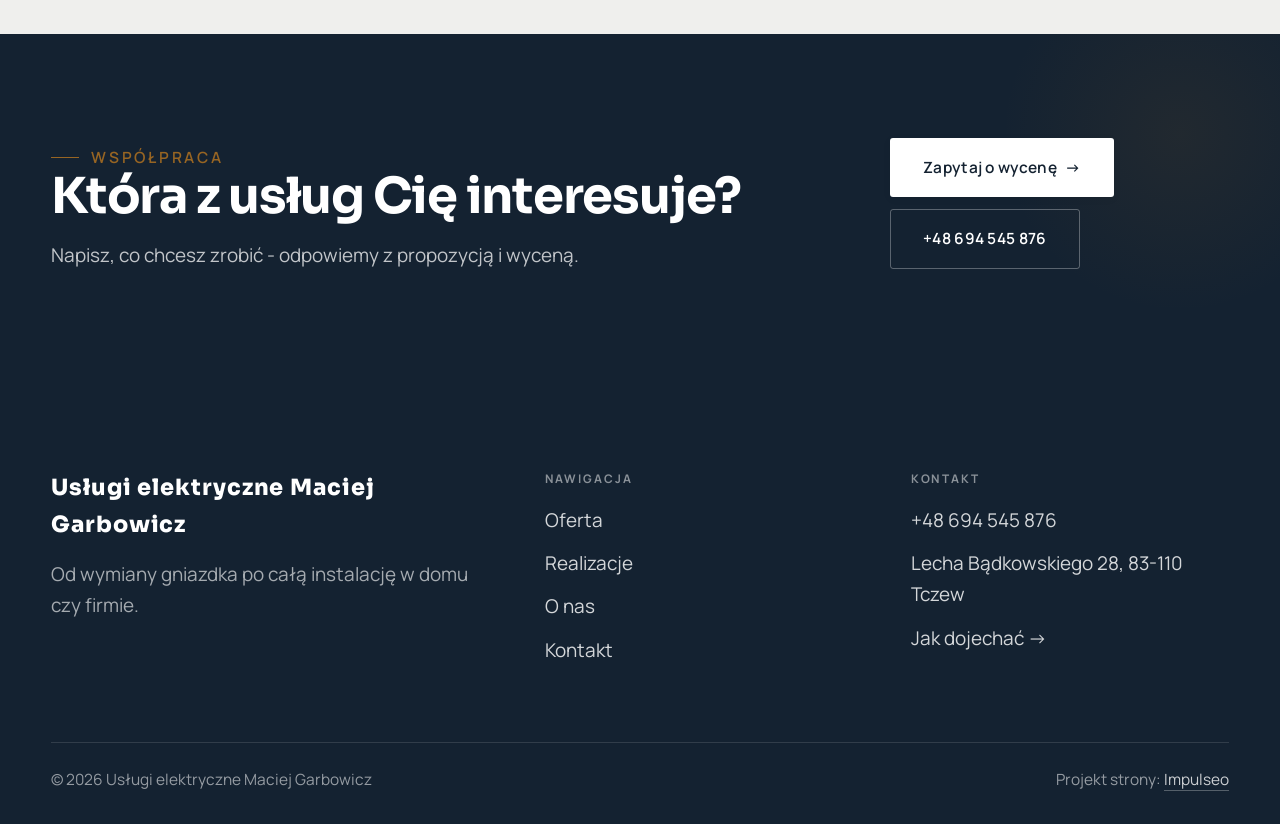
<file: oferta.html>
<!DOCTYPE html>
<html lang="pl">
<head>
<meta charset="UTF-8">
<meta name="viewport" content="width=device-width, initial-scale=1.0">
<title>Oferta - Usługi elektryczne Maciej Garbowicz</title>
<meta name="description" content="Usługi elektryczne Maciej Garbowicz - usługi elektryczne, Tczew i okolice. Instalacje, przyłącza, rozdzielnice, naprawa usterek i awarii, montaż oświetlenia i osprzętu. Pomiary i uprawnienia, wycena przed pracą, sprawny dojazd. Zadzwoń i umów termin.">
<link rel="preconnect" href="https://fonts.googleapis.com">
<link rel="preconnect" href="https://fonts.gstatic.com" crossorigin>
<link href="https://fonts.googleapis.com/css2?family=Sora:wght@600;700;800&family=Manrope:wght@400;500;600&display=swap" rel="stylesheet">
<link rel="stylesheet" href="assets/styles.css">
</head>
<body>

<header class="nav">
  <div class="wrap nav-inner">
    <a class="brand brand-has-logo" href="index.html"><img class="brand-logo" src="img/logo.png" alt="Usługi elektryczne Maciej Garbowicz"></a>
    <nav class="nav-links">
      <a href="oferta.html" class="active">Oferta</a>
      <a href="realizacje.html">Realizacje</a>
      <a href="o-nas.html">O nas</a>
      <a href="kontakt.html">Kontakt</a>
      <a href="tel:+48694545876" class="btn btn-accent">Zadzwoń +48 694 545 876</a>
    </nav>
    <button class="nav-toggle" aria-label="Menu"><span></span><span></span><span></span></button>
  </div>
</header>

<section class="pagehead">
  <img src="img/g12.jpg" alt="Usługi elektryczne Maciej Garbowicz - Zakres usług">
  <div class="wrap">
    <span class="eyebrow">Co robimy</span>
    <h1>Zakres usług</h1>
    <p>Dom, mieszkanie, firma czy nowa budowa - zajmujemy się tematem od początku do końca. Powiedz, co się dzieje, a wycenimy i umówimy termin. Przy awarii ruszamy bez zwlekania.</p>
  </div>
</section>
<section>
  <div class="wrap">
    <div class="svc-row reveal">
      <div class="svc-row-art"><img src="img/g1.jpg" alt="Pomiary okresowe i odbiorcze" loading="lazy"></div>
      <div>
        <span class="num">01</span>
        <h3>Pomiary okresowe i odbiorcze</h3>
        <p class="muted">Pełny zestaw pomiarów instalacji w domu, mieszkaniu i firmie, z protokołem na koniec. Odbiór po nowej instalacji albo przegląd tej, która pracuje od lat.</p>
      </div>
    </div>
    <div class="svc-row rev reveal">
      <div class="svc-row-art"><img src="img/g5.jpg" alt="Badanie wyłączników różnicowoprądowych" loading="lazy"></div>
      <div>
        <span class="num">02</span>
        <h3>Badanie wyłączników różnicowoprądowych</h3>
        <p class="muted">Sprawdzamy, czy RCD wyłącza w czasie, w jakim powinien. To ten element, który ratuje życie przy porażeniu, a po latach potrafi się zablokować.</p>
      </div>
    </div>
    <div class="svc-row reveal">
      <div class="svc-row-art"><img src="img/g8.jpg" alt="Rezystancja izolacji i pętla zwarcia" loading="lazy"></div>
      <div>
        <span class="num">03</span>
        <h3>Rezystancja izolacji i pętla zwarcia</h3>
        <p class="muted">Pomiar rezystancji izolacji przewodów oraz impedancji pętli zwarcia. Stąd wiadomo, czy zabezpieczenie zdąży zadziałać i czy izolacja nie jest przebita.</p>
      </div>
    </div>
    <div class="svc-row rev reveal">
      <div class="svc-row-art"><img src="img/g2.jpg" alt="Ciągłość przewodów ochronnych" loading="lazy"></div>
      <div>
        <span class="num">04</span>
        <h3>Ciągłość przewodów ochronnych</h3>
        <p class="muted">Kontrola połączeń ochronnych i wyrównawczych w całym obiekcie. Bez sprawnego przewodu ochronnego reszta zabezpieczeń jest tylko na papierze.</p>
      </div>
    </div>
    <div class="svc-row reveal">
      <div class="svc-row-art"><img src="img/g4.jpg" alt="Instalacje i rozdzielnice" loading="lazy"></div>
      <div>
        <span class="num">05</span>
        <h3>Instalacje i rozdzielnice</h3>
        <p class="muted">Nowe instalacje w domach, mieszkaniach i firmach, wymiana rozdzielnicy, dołożenie zabezpieczeń różnicowoprądowych i przepięciowych.</p>
      </div>
    </div>
    <div class="svc-row rev reveal">
      <div class="svc-row-art"><img src="img/g6.jpg" alt="Usterki, awarie, oświetlenie" loading="lazy"></div>
      <div>
        <span class="num">06</span>
        <h3>Usterki, awarie, oświetlenie</h3>
        <p class="muted">Wybija bezpiecznik, gaśnie światło, iskrzy gniazdko. Szukamy przyczyny i usuwamy ją na miejscu. Montaż oświetlenia, osprzętu i punktów w nowych miejscach.</p>
      </div>
    </div>
  </div>
</section>
<section class="proces">
  <div class="wrap">
    <div class="head center reveal">
      <span class="eyebrow">Jak pracujemy</span>
      <h2>Wiesz, na czym stoisz - na każdym etapie</h2>
      <p>Prosty, przewidywalny proces. Bez niespodzianek i bez naciągania.</p>
    </div>
    <ol class="proces-line">
      <li class="reveal"><span class="pno">01</span><h3>Bezpłatna wycena</h3><p>Przyjeżdżamy, oglądamy, doradzamy. Bez opłat i bez zobowiązań.</p></li>
      <li class="reveal"><span class="pno">02</span><h3>Kosztorys i termin</h3><p>Jasna cena i termin na piśmie - zanim cokolwiek ruszy.</p></li>
      <li class="reveal"><span class="pno">03</span><h3>Realizacja</h3><p>Robimy zgodnie ze sztuką i na umówiony czas.</p></li>
      <li class="reveal"><span class="pno">04</span><h3>Odbiór i gwarancja</h3><p>Dajemy gwarancję na robociznę i trzymamy termin.</p></li>
    </ol>
  </div>
</section>
<section class="cta">
  <div class="wrap">
    <div class="reveal">
      <span class="eyebrow">Współpraca</span>
      <h2>Która z usług Cię interesuje?</h2>
      <p>Napisz, co chcesz zrobić - odpowiemy z propozycją i wyceną.</p>
    </div>
    <div class="cta-actions reveal">
      <a href="kontakt.html" class="btn btn-light">Zapytaj o wycenę <span class="arr">→</span></a>
      <a href="tel:+48694545876" class="btn btn-ghost" style="color:#fff;border-color:rgba(255,255,255,.3)">+48 694 545 876</a>
    </div>
  </div>
</section>

<footer>
  <div class="wrap">
    <div class="foot-grid">
      <div class="foot-brand">
        <div class="name">Usługi elektryczne Maciej Garbowicz</div>
        <p>Od wymiany gniazdka po całą instalację w domu czy firmie.</p>
      </div>
      <div class="foot-col">
        <h4>Nawigacja</h4>
        <a href="oferta.html">Oferta</a>
        <a href="realizacje.html">Realizacje</a>
        <a href="o-nas.html">O nas</a>
        <a href="kontakt.html">Kontakt</a>
      </div>
      <div class="foot-col">
        <h4>Kontakt</h4>
        <a href="tel:+48694545876">+48 694 545 876</a>
        <p>Lecha Bądkowskiego 28, 83-110 Tczew</p>
        <a href="https://www.google.com/maps/place/Us%C5%82ugi+elektryczne+Maciej+Garbowicz/@54.0656922,18.7682048,17z" target="_blank" rel="noopener">Jak dojechać →</a>
      </div>
    </div>
    <div class="foot-bot">
      <span>© 2026 Usługi elektryczne Maciej Garbowicz</span>
      <span>Projekt strony: <a class="foot-credit" href="https://impulseo.pl" target="_blank" rel="noopener">Impulseo</a></span>
    </div>
  </div>
</footer>
<div class="sticky-call"><a class="sc-call" href="tel:+48694545876"><svg class="ico-tel" width="16" height="16" viewBox="0 0 24 24" fill="none" aria-hidden="true"><path d="M6.6 10.8a15.5 15.5 0 0 0 6.6 6.6l2.2-2.2a1 1 0 0 1 1-.24 11.4 11.4 0 0 0 3.6.58 1 1 0 0 1 1 1V20a1 1 0 0 1-1 1A17 17 0 0 1 3 4a1 1 0 0 1 1-1h3.5a1 1 0 0 1 1 1c0 1.25.2 2.46.58 3.6a1 1 0 0 1-.25 1l-2.23 2.2Z" fill="currentColor"/></svg> Zadzwoń</a><a class="sc-quote" href="kontakt.html">Bezpłatna wycena</a></div>

<script src="assets/main.js"></script>
</body>
</html>
</file>
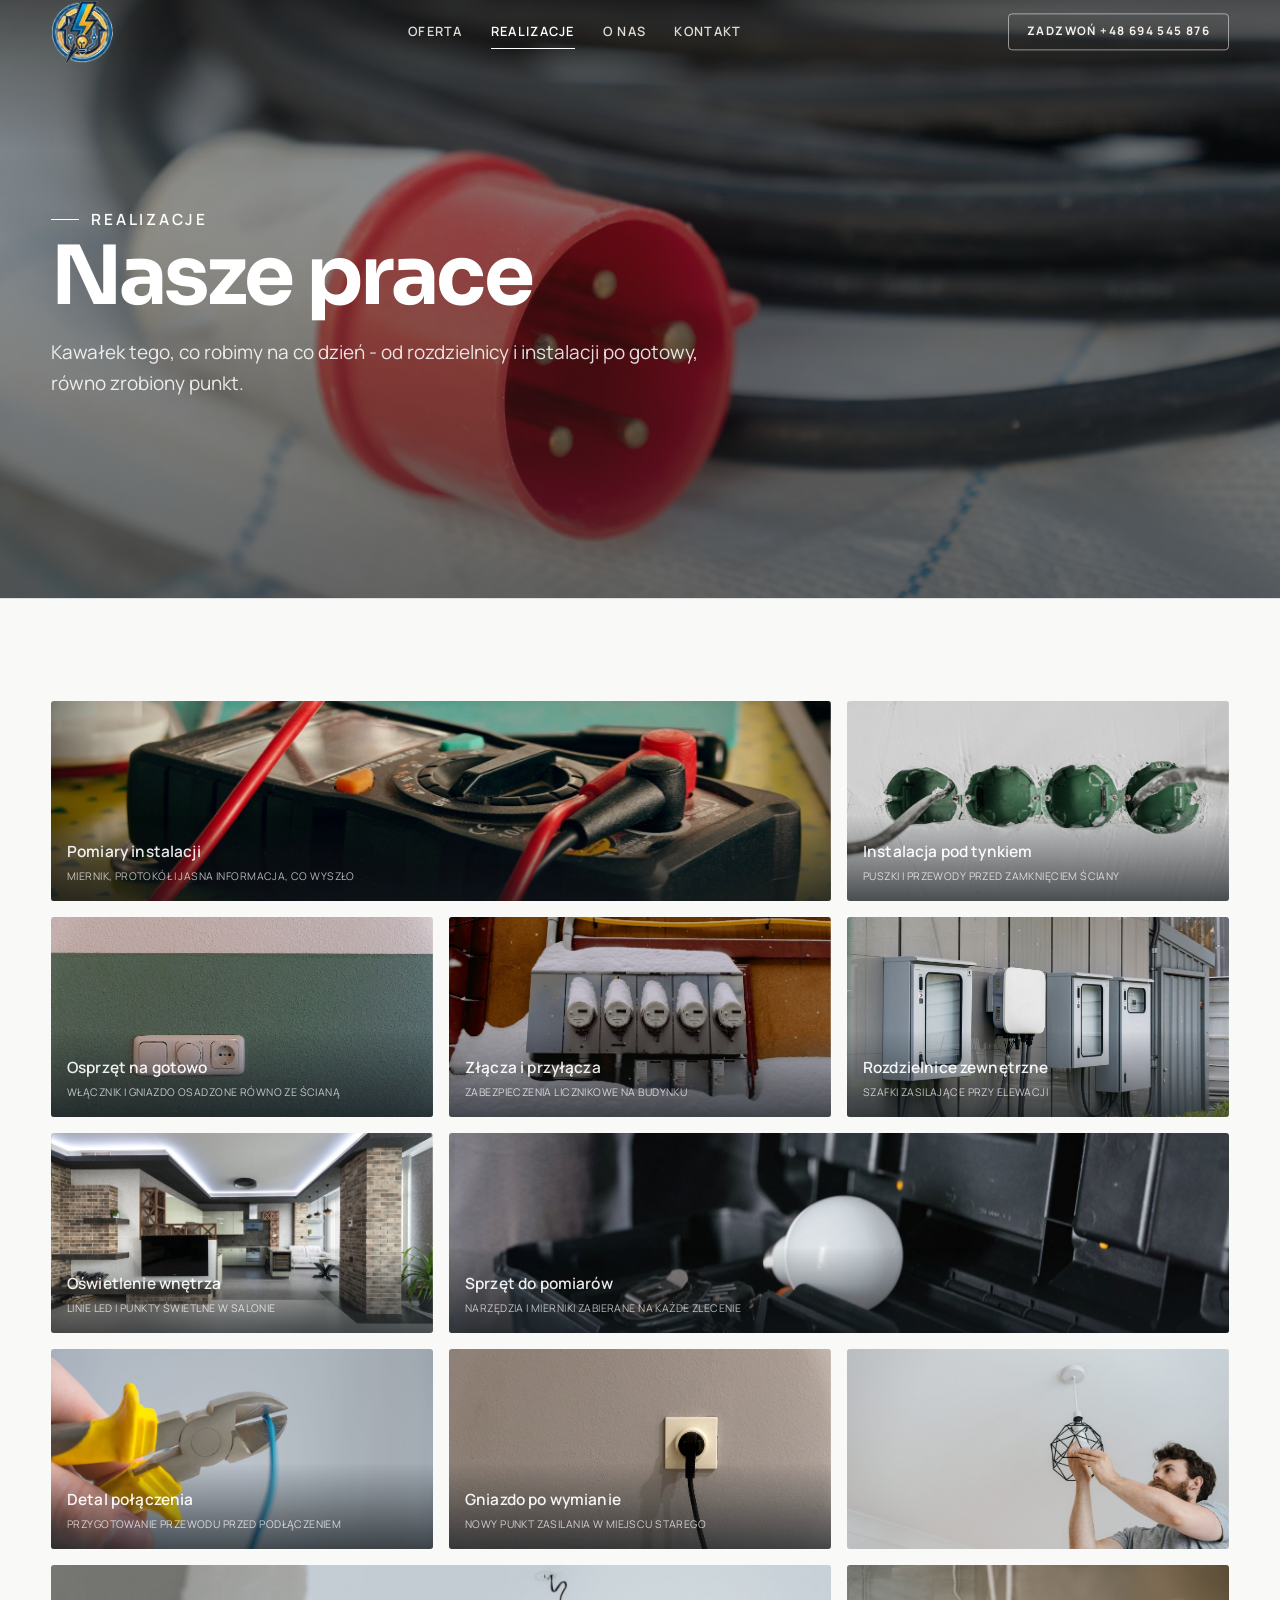
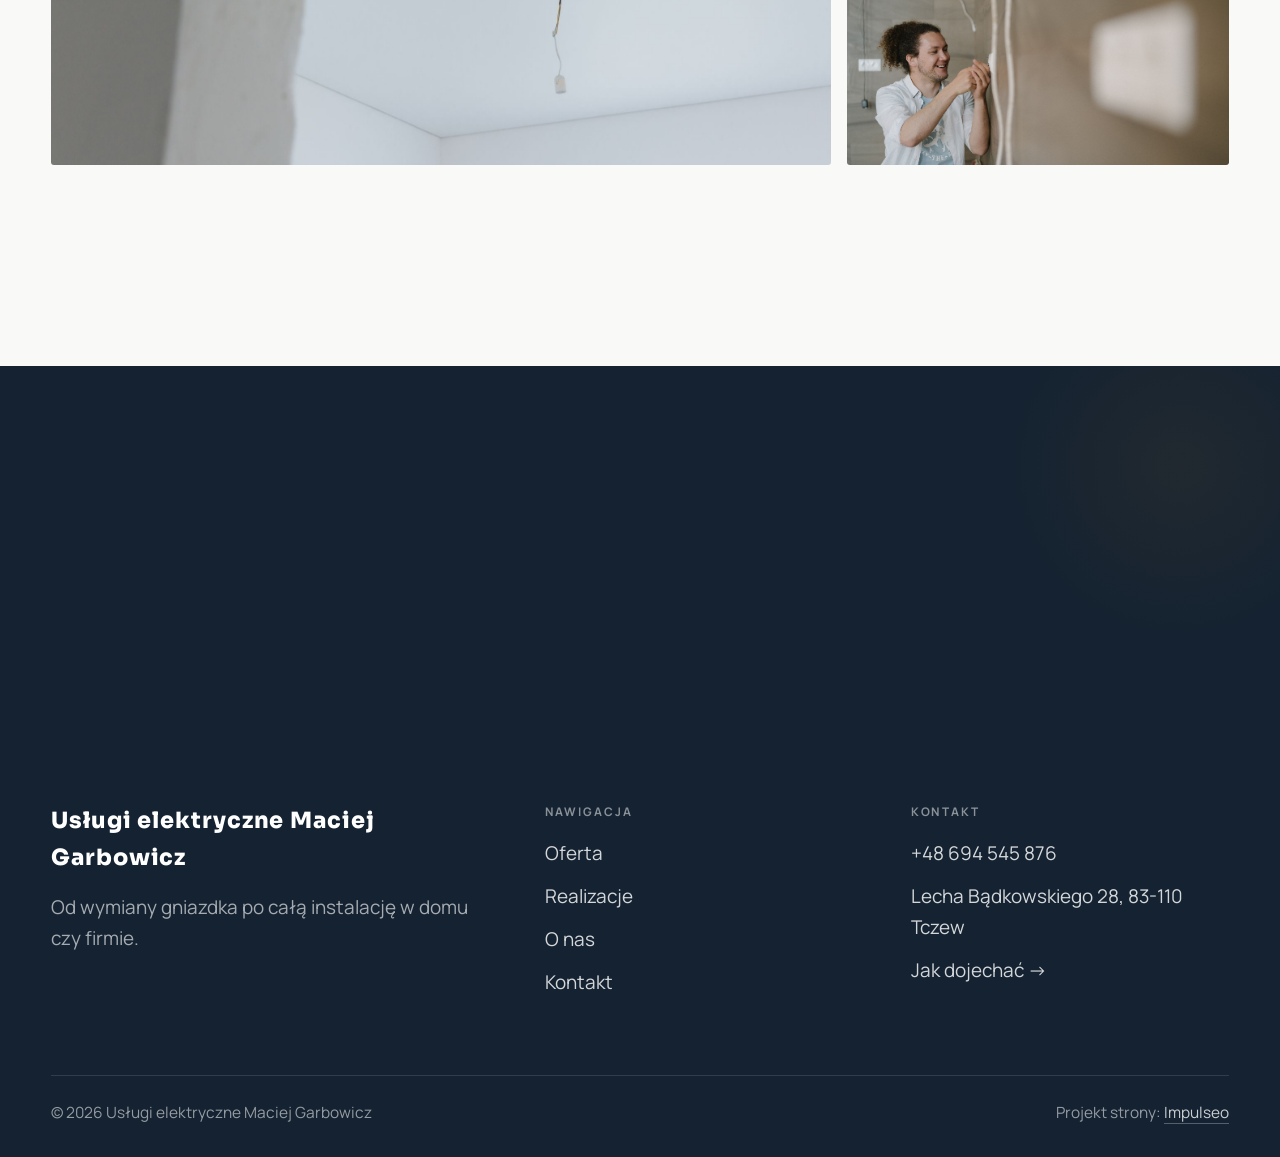
<file: realizacje.html>
<!DOCTYPE html>
<html lang="pl">
<head>
<meta charset="UTF-8">
<meta name="viewport" content="width=device-width, initial-scale=1.0">
<title>Realizacje - Usługi elektryczne Maciej Garbowicz</title>
<meta name="description" content="Realizacje Usługi elektryczne Maciej Garbowicz: Instalacja i podłączenie, Rozdzielnica, Osprzęt i gniazda, Przyłącze i prace zewnętrzne, Zasilanie budynku">
<link rel="preconnect" href="https://fonts.googleapis.com">
<link rel="preconnect" href="https://fonts.gstatic.com" crossorigin>
<link href="https://fonts.googleapis.com/css2?family=Sora:wght@600;700;800&family=Manrope:wght@400;500;600&display=swap" rel="stylesheet">
<link rel="stylesheet" href="assets/styles.css">
</head>
<body>

<header class="nav">
  <div class="wrap nav-inner">
    <a class="brand brand-has-logo" href="index.html"><img class="brand-logo" src="img/logo.png" alt="Usługi elektryczne Maciej Garbowicz"></a>
    <nav class="nav-links">
      <a href="oferta.html">Oferta</a>
      <a href="realizacje.html" class="active">Realizacje</a>
      <a href="o-nas.html">O nas</a>
      <a href="kontakt.html">Kontakt</a>
      <a href="tel:+48694545876" class="btn btn-accent">Zadzwoń +48 694 545 876</a>
    </nav>
    <button class="nav-toggle" aria-label="Menu"><span></span><span></span><span></span></button>
  </div>
</header>

<section class="pagehead">
  <img src="img/g14.jpg" alt="Usługi elektryczne Maciej Garbowicz - Nasze prace">
  <div class="wrap">
    <span class="eyebrow">Realizacje</span>
    <h1>Nasze prace</h1>
    <p>Kawałek tego, co robimy na co dzień - od rozdzielnicy i instalacji po gotowy, równo zrobiony punkt.</p>
  </div>
</section>
<section>
  <div class="wrap">
    <div class="gallery">
      <div class="tile t-two3 reveal"><img src="img/g1.jpg" alt="Pomiary instalacji" loading="lazy"><div class="cap">Pomiary instalacji<small>Miernik, protokół i jasna informacja, co wyszło</small></div></div>
      <div class="tile t-third reveal"><img src="img/g2.jpg" alt="Instalacja pod tynkiem" loading="lazy"><div class="cap">Instalacja pod tynkiem<small>Puszki i przewody przed zamknięciem ściany</small></div></div>
      <div class="tile t-third reveal"><img src="img/g3.jpg" alt="Osprzęt na gotowo" loading="lazy"><div class="cap">Osprzęt na gotowo<small>Włącznik i gniazdo osadzone równo ze ścianą</small></div></div>
      <div class="tile t-third reveal"><img src="img/g4.jpg" alt="Złącza i przyłącza" loading="lazy"><div class="cap">Złącza i przyłącza<small>Zabezpieczenia licznikowe na budynku</small></div></div>
      <div class="tile t-third reveal"><img src="img/g5.jpg" alt="Rozdzielnice zewnętrzne" loading="lazy"><div class="cap">Rozdzielnice zewnętrzne<small>Szafki zasilające przy elewacji</small></div></div>
      <div class="tile t-third reveal"><img src="img/g6.jpg" alt="Oświetlenie wnętrza" loading="lazy"><div class="cap">Oświetlenie wnętrza<small>Linie LED i punkty świetlne w salonie</small></div></div>
      <div class="tile t-two3 reveal"><img src="img/g7.jpg" alt="Sprzęt do pomiarów" loading="lazy"><div class="cap">Sprzęt do pomiarów<small>Narzędzia i mierniki zabierane na każde zlecenie</small></div></div>
      <div class="tile t-third reveal"><img src="img/g8.jpg" alt="Detal połączenia" loading="lazy"><div class="cap">Detal połączenia<small>Przygotowanie przewodu przed podłączeniem</small></div></div>
      <div class="tile t-third reveal"><img src="img/g9.jpg" alt="Gniazdo po wymianie" loading="lazy"><div class="cap">Gniazdo po wymianie<small>Nowy punkt zasilania w miejscu starego</small></div></div>
      <div class="tile t-third reveal"><img src="img/about.jpg" alt="Usługi elektryczne Maciej Garbowicz" loading="lazy"></div>
      <div class="tile t-two3 reveal"><img src="img/g11.jpg" alt="Usługi elektryczne Maciej Garbowicz" loading="lazy"></div>
      <div class="tile t-third reveal"><img src="img/g12.jpg" alt="Usługi elektryczne Maciej Garbowicz" loading="lazy"></div>
    </div>
    <p class="muted reveal" style="margin-top:var(--space-7);font-size:var(--text-sm);max-width:62ch">Zdjęcia poglądowe. Nasze realizacje z okolicy chętnie pokażemy na miejscu przy wycenie.</p>
  </div>
</section>
<section class="cta">
  <div class="wrap">
    <div class="reveal">
      <span class="eyebrow">Współpraca</span>
      <h2>Spodobały Ci się nasze prace?</h2>
      <p>Opowiedz, co trzeba zrobić - przygotujemy wycenę dopasowaną do potrzeb.</p>
    </div>
    <div class="cta-actions reveal">
      <a href="kontakt.html" class="btn btn-light">Zapytaj o wycenę <span class="arr">→</span></a>
      <a href="tel:+48694545876" class="btn btn-ghost" style="color:#fff;border-color:rgba(255,255,255,.3)">+48 694 545 876</a>
    </div>
  </div>
</section>

<footer>
  <div class="wrap">
    <div class="foot-grid">
      <div class="foot-brand">
        <div class="name">Usługi elektryczne Maciej Garbowicz</div>
        <p>Od wymiany gniazdka po całą instalację w domu czy firmie.</p>
      </div>
      <div class="foot-col">
        <h4>Nawigacja</h4>
        <a href="oferta.html">Oferta</a>
        <a href="realizacje.html">Realizacje</a>
        <a href="o-nas.html">O nas</a>
        <a href="kontakt.html">Kontakt</a>
      </div>
      <div class="foot-col">
        <h4>Kontakt</h4>
        <a href="tel:+48694545876">+48 694 545 876</a>
        <p>Lecha Bądkowskiego 28, 83-110 Tczew</p>
        <a href="https://www.google.com/maps/place/Us%C5%82ugi+elektryczne+Maciej+Garbowicz/@54.0656922,18.7682048,17z" target="_blank" rel="noopener">Jak dojechać →</a>
      </div>
    </div>
    <div class="foot-bot">
      <span>© 2026 Usługi elektryczne Maciej Garbowicz</span>
      <span>Projekt strony: <a class="foot-credit" href="https://impulseo.pl" target="_blank" rel="noopener">Impulseo</a></span>
    </div>
  </div>
</footer>
<div class="sticky-call"><a class="sc-call" href="tel:+48694545876"><svg class="ico-tel" width="16" height="16" viewBox="0 0 24 24" fill="none" aria-hidden="true"><path d="M6.6 10.8a15.5 15.5 0 0 0 6.6 6.6l2.2-2.2a1 1 0 0 1 1-.24 11.4 11.4 0 0 0 3.6.58 1 1 0 0 1 1 1V20a1 1 0 0 1-1 1A17 17 0 0 1 3 4a1 1 0 0 1 1-1h3.5a1 1 0 0 1 1 1c0 1.25.2 2.46.58 3.6a1 1 0 0 1-.25 1l-2.23 2.2Z" fill="currentColor"/></svg> Zadzwoń</a><a class="sc-quote" href="kontakt.html">Bezpłatna wycena</a></div>

<script src="assets/main.js"></script>
</body>
</html>
</file>
<file: assets/styles.css>
/* ============================================================
   STOLBASZ — premium, architektoniczny B2B fit-out
   Jasna paleta, zero brązu. System wg premium-web-craft.
   Projekt strony: Impulseo (impulseo.pl)
   ============================================================ */

:root{
  /* PALETA — jasna, architektoniczna, chłodna */
  --paper:#f5f7fa;          /* główne tło */
  --paper-2:#e7edf3;        /* sekcje alternatywne (chłodny jasny szary) */
  --paper-3:#e7edf3;        /* delikatne wypełnienia */
  --ink:#142231;            /* tekst główny — chłodny grafit */
  --ink-soft:#2c3e52;       /* nagłówki drugorzędne */
  --muted:#697785;          /* tekst poboczny */
  --line:rgba(20,34,49,.12);/* hairline */
  --accent:#e8a00c;         /* stonowany petrol-slate — jedyny akcent */
  --accent-d:#c47f06;
  --accent-soft:rgba(232,160,12,.10);
  --dark:#142231;           /* sekcje ciemne (stopka/CTA) */

  /* ODSTĘPY — skala 4/8 */
  --space-1:4px; --space-2:8px; --space-3:12px; --space-4:16px; --space-5:24px;
  --space-6:32px; --space-7:48px; --space-8:64px; --space-9:96px; --space-10:128px;

  /* TYPOGRAFIA — fluid clamp() (skala podbita 16.07.2026: większe, czytelniejsze litery — uwaga Adama) */
  --text-sm:clamp(.9rem,.87rem + .12vw,1rem);
  --text-base:clamp(1.08rem,1.04rem + .18vw,1.2rem);
  --text-lg:clamp(1.24rem,1.15rem + .34vw,1.44rem);
  --text-h3:clamp(1.34rem,1.22rem + .55vw,1.66rem);
  --text-h2:clamp(2.1rem,1.66rem + 2.1vw,3.1rem);
  --text-h1:clamp(2.9rem,2.1rem + 4vw,5.1rem);

  /* PROMIENIE — architektoniczne, raczej ostre */
  --r-sm:3px; --r-md:6px; --r-lg:10px;

  /* RUCH */
  --ease:cubic-bezier(.25,.46,.45,.94); --dur:.24s;

  /* CIENIE — miękkie, warstwowe */
  --sh-sm:0 1px 2px rgba(16,24,32,.04), 0 2px 8px rgba(16,24,32,.05);
  --sh-md:0 2px 6px rgba(16,24,32,.05), 0 12px 28px -8px rgba(16,24,32,.12);
  --sh-lg:0 6px 14px rgba(16,24,32,.07), 0 26px 56px -18px rgba(16,24,32,.22);

  --hairline:1px solid var(--line);

  --font-display:'Sora','Manrope',sans-serif;
  --font-body:'Manrope',sans-serif;
}

*{box-sizing:border-box;margin:0;padding:0}
html{scroll-behavior:smooth}
body{
  font-family:var(--font-body);
  font-size:var(--text-base);
  line-height:1.65;
  color:var(--ink);
  background:var(--paper);
  -webkit-font-smoothing:antialiased;
  text-rendering:optimizeLegibility;
}
img{max-width:100%;display:block}
a{color:inherit;text-decoration:none}

.wrap{width:min(92%,1180px);margin-inline:auto}
section{padding-block:clamp(52px,6.5vw,96px)}

h1,h2,h3{font-family:var(--font-display);font-weight:700;line-height:1.08;letter-spacing:-.02em;color:var(--ink)}
h1{font-size:var(--text-h1);letter-spacing:-.035em}
h2{font-size:var(--text-h2);letter-spacing:-.025em}
h3{font-size:var(--text-h3)}
p{max-width:65ch}

.eyebrow{
  font-family:var(--font-body);
  font-size:var(--text-sm);
  font-weight:600;
  letter-spacing:.18em;
  text-transform:uppercase;
  color:var(--accent);
  display:inline-flex;align-items:center;gap:var(--space-3);
}
.eyebrow::before{content:"";width:28px;height:1px;background:var(--accent);display:inline-block}

.muted{color:var(--muted)}
.lead{font-size:var(--text-lg);line-height:1.55;color:var(--ink-soft);max-width:50ch}

/* ---------- BUTTONS ---------- */
.btn{
  display:inline-flex;align-items:center;gap:var(--space-2);
  font-weight:600;font-size:var(--text-sm);letter-spacing:.02em;
  padding:var(--space-4) var(--space-6);
  border-radius:var(--r-sm);
  transition:transform var(--dur) var(--ease),box-shadow var(--dur) var(--ease),background var(--dur) var(--ease);
  cursor:pointer;border:1px solid transparent;
}
.btn-accent{background:var(--accent);color:#fff;box-shadow:var(--sh-sm)}
.btn-accent:hover{background:var(--accent-d);transform:translateY(-2px);box-shadow:var(--sh-md)}
.btn-accent:active{transform:translateY(0);box-shadow:var(--sh-sm)}
.btn-ghost{background:transparent;color:var(--ink);border-color:var(--line)}
.btn-ghost:hover{border-color:var(--accent);color:var(--accent);transform:translateY(-2px)}
.btn-light{background:#fff;color:var(--ink);box-shadow:var(--sh-sm)}
.btn-light:hover{transform:translateY(-2px);box-shadow:var(--sh-md)}
.btn .arr{transition:transform var(--dur) var(--ease)}
.btn:hover .arr{transform:translateX(4px)}

/* ---------- NAV ---------- */
.nav{
  position:sticky;top:0;z-index:50;
  background:color-mix(in srgb,var(--paper) 88%,transparent);
  backdrop-filter:saturate(140%) blur(10px);
  border-bottom:var(--hairline);
}
.nav-inner{display:flex;align-items:center;justify-content:space-between;height:72px}
.brand{display:flex;flex-direction:column;line-height:1}
.brand .name{font-family:var(--font-display);font-weight:800;font-size:1.35rem;letter-spacing:.04em}
.brand .sub{font-size:.62rem;letter-spacing:.34em;text-transform:uppercase;color:var(--muted);margin-top:5px}
.nav-links{display:flex;align-items:center;gap:var(--space-6)}
.nav-links a{font-size:var(--text-sm);font-weight:500;color:var(--ink-soft);position:relative;padding-block:4px;transition:color var(--dur) var(--ease)}
.nav-links a::after{content:"";position:absolute;left:0;bottom:0;width:0;height:1.5px;background:var(--accent);transition:width var(--dur) var(--ease)}
.nav-links a:hover,.nav-links a.active{color:var(--ink)}
.nav-links a:hover::after,.nav-links a.active::after{width:100%}
.nav-links .btn{padding:var(--space-2) var(--space-5)}
/* przyciski w nav: właściwy kolor (przebij .nav-links a) + bez podkreślenia */
.nav-links a.btn-accent{color:#fff}
.nav-links a.btn-ghost,.nav-links a.btn-light{color:var(--ink)}
.nav-links a.btn::after{display:none}
.nav-toggle{display:none;background:none;border:none;cursor:pointer;flex-direction:column;gap:5px;padding:8px}
.nav-toggle span{width:24px;height:2px;background:var(--ink);transition:var(--dur)}

/* ---------- HERO (split) ---------- */
.hero{position:relative;overflow:hidden;border-bottom:var(--hairline)}
.hero-grid{display:grid;grid-template-columns:1.05fr .95fr;gap:clamp(24px,4vw,60px);align-items:center;
  padding-block:clamp(36px,4.5vw,64px)}
.hero-copy .eyebrow{margin-bottom:var(--space-5)}
.hero-copy h1{margin-bottom:var(--space-5)}
.hero-copy .lead{margin-bottom:var(--space-7)}
.hero-actions{display:flex;flex-wrap:wrap;gap:var(--space-4)}
.hero-art{position:relative;aspect-ratio:4/3;border-radius:var(--r-lg);overflow:hidden;box-shadow:var(--sh-lg)}
.hero-art img{width:100%;height:100%;object-fit:cover}
.hero-art::after{content:"";position:absolute;inset:0;background:linear-gradient(180deg,transparent 55%,rgba(18,24,28,.28))}
.hero-badge{position:absolute;left:var(--space-5);bottom:var(--space-5);z-index:2;
  background:rgba(252,252,251,.94);backdrop-filter:blur(4px);
  border-radius:var(--r-md);padding:var(--space-4) var(--space-5);box-shadow:var(--sh-md);max-width:78%}
.hero-badge strong{display:block;font-family:var(--font-display);font-size:1rem;letter-spacing:-.01em}
.hero-badge span{font-size:var(--text-sm);color:var(--muted)}

/* ---------- HERO duży / kinowy (strona główna) ---------- */
.hero-cine{position:relative;min-height:clamp(560px,82vh,840px);min-height:clamp(560px,82svh,840px);display:flex;align-items:center;overflow:hidden;border-bottom:var(--hairline)}
.hero-cine>img{position:absolute;inset:0;width:100%;height:100%;object-fit:cover;z-index:0}
.hero-cine::after{content:"";position:absolute;inset:0;z-index:1;
  background:linear-gradient(95deg,rgba(13,18,23,.86) 0%,rgba(13,18,23,.64) 32%,rgba(13,18,23,.24) 62%,rgba(13,18,23,.04) 100%)}
.hero-cine .wrap{position:relative;z-index:2;padding-block:var(--space-8)}
.hero-cine .hero-copy{max-width:660px}
.hero-cine .eyebrow{color:#fff;margin-bottom:var(--space-5)}
.hero-cine .eyebrow::before{background:#fff}
.hero-cine h1{color:#fff;margin-bottom:var(--space-5);font-size:clamp(2.9rem,2rem + 4.4vw,5.2rem)}
.hero-cine .lead{color:rgba(255,255,255,.92);max-width:48ch;margin-bottom:var(--space-7)}
.hero-cine .hero-actions{display:flex;flex-wrap:wrap;gap:var(--space-4)}
@media(max-width:680px){
  .hero-cine{min-height:clamp(520px,76vh,640px);min-height:clamp(520px,76svh,640px);align-items:flex-end}
  .hero-cine::after{background:linear-gradient(0deg,rgba(13,18,23,.9) 6%,rgba(13,18,23,.45) 55%,rgba(13,18,23,.25) 100%)}
  .hero-cine .wrap{padding-bottom:var(--space-9)}
}

/* full-bleed hero variant (podstrony) */
.pagehead{position:relative;min-height:46vh;min-height:46svh;display:flex;align-items:flex-end;overflow:hidden;border-bottom:var(--hairline)}
.pagehead img{position:absolute;inset:0;width:100%;height:100%;object-fit:cover}
.pagehead::after{content:"";position:absolute;inset:0;background:linear-gradient(180deg,rgba(18,24,28,.25),rgba(18,24,28,.62))}
.pagehead .wrap{position:relative;z-index:2;padding-block:var(--space-9);color:#fff}
.pagehead h1{color:#fff;max-width:18ch}
.pagehead .eyebrow{color:#fff}
.pagehead .eyebrow::before{background:#fff}
.pagehead p{color:rgba(255,255,255,.86);margin-top:var(--space-4);max-width:54ch}

/* ---------- STRIP (pasek skrótów / liczby) ---------- */
.strip{background:var(--dark);color:#fff}
.strip .wrap{display:grid;grid-template-columns:repeat(4,1fr);gap:var(--space-6);padding-block:var(--space-8)}
.strip .item .k{font-family:var(--font-display);font-size:clamp(1.6rem,1.2rem + 1.4vw,2.4rem);font-weight:800;letter-spacing:-.02em;color:#fff}
.strip .item .v{font-size:var(--text-sm);color:rgba(255,255,255,.66);margin-top:var(--space-2);line-height:1.45}
.strip .item{border-left:2px solid var(--accent);padding-left:var(--space-5)}

/* ---------- SECTION HEAD ---------- */
.head{max-width:48rem;margin-bottom:var(--space-8)}
.head.center{margin-inline:auto;text-align:center}
.head .eyebrow{margin-bottom:var(--space-4)}
.head h2{margin-bottom:var(--space-4)}
.head p{color:var(--muted);font-size:var(--text-lg);line-height:1.55}
.head.center p{margin-inline:auto}

/* ---------- INTRO SPLIT ---------- */
.split{display:grid;grid-template-columns:.92fr 1.08fr;gap:clamp(28px,5vw,80px);align-items:center}
.split.rev{grid-template-columns:1.08fr .92fr}
.split.rev .split-art{order:-1}
.split-art{position:relative;aspect-ratio:5/4;border-radius:var(--r-lg);overflow:hidden;box-shadow:var(--sh-lg)}
.split-art img{width:100%;height:100%;object-fit:cover}
.split-copy h2{margin-bottom:var(--space-5)}
.split-copy p+p{margin-top:var(--space-4)}
.split-copy .btn{margin-top:var(--space-6)}

/* ---------- SERVICES (zakres) ---------- */
.svc-grid{display:grid;grid-template-columns:repeat(auto-fit,minmax(280px,1fr));gap:var(--space-5)}
.svc{background:#fff;border:var(--hairline);border-radius:var(--r-md);padding:var(--space-7) var(--space-6);
  transition:transform var(--dur) var(--ease),box-shadow var(--dur) var(--ease),border-color var(--dur) var(--ease);
  position:relative;overflow:hidden}
.svc::before{content:"";position:absolute;left:0;top:0;width:3px;height:0;background:var(--accent);transition:height var(--dur) var(--ease)}
.svc:hover{transform:translateY(-4px);box-shadow:var(--sh-md);border-color:transparent}
.svc:hover::before{height:100%}
.svc .ic{font-family:var(--font-display);font-size:.8rem;font-weight:700;letter-spacing:.12em;color:var(--accent);margin-bottom:var(--space-4)}
.svc h3{margin-bottom:var(--space-3);font-size:1.22rem}
.svc p{color:var(--muted);font-size:var(--text-base);line-height:1.6}

/* big detailed service rows */
.svc-row{display:grid;grid-template-columns:.8fr 1.2fr;gap:clamp(20px,4vw,60px);align-items:center;padding-block:var(--space-8)}
.svc-row+.svc-row{border-top:var(--hairline)}
.svc-row.rev{grid-template-columns:1.2fr .8fr}
.svc-row.rev .svc-row-art{order:-1}
.svc-row-art{aspect-ratio:4/3;border-radius:var(--r-md);overflow:hidden;box-shadow:var(--sh-md)}
.svc-row-art img{width:100%;height:100%;object-fit:cover}
.svc-row h3{font-size:1.5rem;margin-bottom:var(--space-4)}
.svc-row .num{font-family:var(--font-display);font-size:.85rem;font-weight:700;letter-spacing:.14em;color:var(--accent);display:block;margin-bottom:var(--space-3)}
.svc-row ul{list-style:none;margin-top:var(--space-4);display:flex;flex-direction:column;gap:var(--space-2)}
.svc-row li{position:relative;padding-left:var(--space-5);color:var(--muted);font-size:var(--text-base)}
.svc-row li::before{content:"";position:absolute;left:0;top:.62em;width:8px;height:1px;background:var(--accent)}

/* ---------- GALLERY (realizacje) ---------- */
.gallery{display:grid;grid-template-columns:repeat(12,1fr);gap:var(--space-4);grid-auto-rows:200px}
/* GALERIA MASONRY — pionowe zdjęcia (portrety beauty/wellness) bez przycinania: kolumny, height auto */
.gallery-masonry{column-count:3;column-gap:var(--space-4)}
@media(max-width:900px){.gallery-masonry{column-count:2}}
@media(max-width:560px){.gallery-masonry{column-count:1}}
.gallery-masonry .m-tile{break-inside:avoid;margin:0 0 var(--space-4);padding:0;position:relative;overflow:hidden;border-radius:var(--r-md);border:1px solid var(--line)}
.gallery-masonry .m-tile img{width:100%;height:auto;display:block}
.gallery-masonry .m-tile .cap{position:absolute;left:0;right:0;bottom:0;padding:var(--space-4);color:#fff;background:linear-gradient(0deg,rgba(0,0,0,.55),transparent);font-size:var(--text-sm)}
.gallery-masonry .m-tile .cap small{display:block;font-weight:400;opacity:.78;letter-spacing:.04em;text-transform:uppercase;font-size:.66rem;margin-top:3px}
.tile{position:relative;overflow:hidden;border-radius:var(--r-md);box-shadow:var(--sh-sm);
  transition:transform var(--dur) var(--ease),box-shadow var(--dur) var(--ease)}
.tile img{width:100%;height:100%;object-fit:cover;transition:transform .6s var(--ease)}
.tile:hover{box-shadow:var(--sh-md)}
.tile:hover img{transform:scale(1.05)}
.tile .cap{position:absolute;left:0;right:0;bottom:0;padding:var(--space-5) var(--space-4) var(--space-4);
  background:linear-gradient(transparent,rgba(18,24,28,.78));color:#fff;
  font-size:var(--text-sm);font-weight:600;letter-spacing:.01em;
  opacity:0;transform:translateY(8px);transition:var(--dur) var(--ease)}
.tile:hover .cap{opacity:1;transform:translateY(0)}
.tile .cap small{display:block;font-weight:400;opacity:.78;letter-spacing:.04em;text-transform:uppercase;font-size:.66rem;margin-top:3px}
/* bento spans */
.t-wide{grid-column:span 6}
.t-tall{grid-column:span 6;grid-row:span 2}
.t-std{grid-column:span 6}
.t-third{grid-column:span 4}
.t-two3{grid-column:span 8}

/* ---------- TRUST / WIARYGODNOŚĆ ---------- */
.trust{background:var(--paper-2)}
.trust-grid{display:grid;grid-template-columns:repeat(auto-fit,minmax(240px,1fr));gap:var(--space-5);margin-top:var(--space-7)}
.trust-card{background:#fff;border-radius:var(--r-md);padding:var(--space-7) var(--space-6);box-shadow:var(--sh-sm);border-top:3px solid var(--accent)}
.trust-card .big{font-family:var(--font-display);font-size:clamp(1.8rem,1.3rem + 1.6vw,2.6rem);font-weight:800;letter-spacing:-.02em;color:var(--ink);line-height:1}
.trust-card h3{font-size:1.12rem;margin:var(--space-3) 0 var(--space-2)}
.trust-card p{color:var(--muted);font-size:var(--text-base);line-height:1.55}

/* ---------- CTA band ---------- */
.cta{background:var(--dark);color:#fff;position:relative;overflow:hidden}
.cta .wrap{display:grid;grid-template-columns:1.4fr .6fr;gap:var(--space-7);align-items:center;position:relative;z-index:2}
.cta h2{color:#fff;max-width:20ch}
.cta p{color:rgba(255,255,255,.74);margin-top:var(--space-4)}
.cta-actions{display:flex;flex-direction:column;gap:var(--space-3);align-items:flex-start}
.cta::before{content:"";position:absolute;right:-80px;top:-80px;width:360px;height:360px;border-radius:50%;
  background:radial-gradient(circle,var(--accent-soft),transparent 70%)}

/* ---------- CONTACT ---------- */
.contact-grid{display:grid;grid-template-columns:.85fr 1.15fr;gap:clamp(28px,4vw,56px);align-items:start}
.info-list{display:flex;flex-direction:column;gap:var(--space-2)}
.info-row{display:flex;gap:var(--space-4);align-items:flex-start;padding-block:var(--space-4);border-bottom:var(--hairline)}
.info-row .ic{flex:none;width:42px;height:42px;display:grid;place-items:center;border-radius:50%;
  background:var(--accent-soft);color:var(--accent);font-size:1.05rem}
.info-row .lbl{font-size:.72rem;letter-spacing:.14em;text-transform:uppercase;color:var(--muted)}
.info-row .val{font-weight:600;font-size:var(--text-base);margin-top:2px}
.info-row a.val:hover{color:var(--accent)}
.map{border:none;border-radius:var(--r-lg);box-shadow:var(--sh-md);width:100%;height:100%;min-height:380px;filter:grayscale(.2) contrast(1.02)}
.form{background:#fff;border:var(--hairline);border-radius:var(--r-lg);padding:clamp(24px,3vw,40px);box-shadow:var(--sh-sm)}
.form .fld{margin-bottom:var(--space-5)}
.form label{display:block;font-size:var(--text-sm);font-weight:600;margin-bottom:var(--space-2)}
.form input,.form textarea{width:100%;font-family:inherit;font-size:var(--text-base);color:var(--ink);
  padding:var(--space-4);border:var(--hairline);border-radius:var(--r-sm);background:var(--paper);transition:border-color var(--dur)}
.form input:focus,.form textarea:focus{outline:none;border-color:var(--accent);background:#fff}
.form textarea{resize:vertical;min-height:120px}
.form .note{font-size:var(--text-sm);color:var(--muted);margin-top:var(--space-3)}

/* ---------- FOOTER ---------- */
footer{background:var(--dark);color:#fff;padding-block:var(--space-9) var(--space-6)}
.foot-grid{display:grid;grid-template-columns:1.4fr 1fr 1fr;gap:var(--space-7);margin-bottom:var(--space-8)}
.foot-brand .name{font-family:var(--font-display);font-weight:800;font-size:1.4rem;letter-spacing:.04em}
.foot-brand p{color:rgba(255,255,255,.62);margin-top:var(--space-4);font-size:var(--text-base);max-width:38ch}
.foot-col h4{font-size:.74rem;letter-spacing:.16em;text-transform:uppercase;color:rgba(255,255,255,.5);margin-bottom:var(--space-4)}
.foot-col a,.foot-col p{display:block;color:rgba(255,255,255,.82);font-size:var(--text-base);margin-bottom:var(--space-3)}
.foot-col a:hover{color:#fff}
.foot-bot{border-top:1px solid rgba(255,255,255,.12);padding-top:var(--space-5);display:flex;justify-content:space-between;flex-wrap:wrap;gap:var(--space-3);
  font-size:var(--text-sm);color:rgba(255,255,255,.55)}
.foot-bot a:hover{color:#fff}

/* ---------- REVEAL ---------- */
.reveal{opacity:0;transform:translateY(22px);transition:opacity .6s var(--ease),transform .6s var(--ease)}
.reveal.in{opacity:1;transform:none}

/* ---------- RESPONSIVE ---------- */
@media(max-width:920px){
  .hero-grid,.split,.split.rev,.svc-row,.svc-row.rev,.cta .wrap,.contact-grid,.foot-grid{grid-template-columns:1fr}
  .split.rev .split-art,.svc-row.rev .svc-row-art{order:0}
  .hero-art{aspect-ratio:16/10;max-height:420px}
  .strip .wrap{grid-template-columns:repeat(2,1fr);gap:var(--space-7)}
  .gallery{grid-auto-rows:180px}
  .t-wide,.t-tall,.t-std,.t-third,.t-two3{grid-column:span 6}
  .t-tall{grid-row:span 1}
  .cta-actions{flex-direction:row;flex-wrap:wrap}
  .foot-grid{gap:var(--space-6)}
}
@media(max-width:680px){
  .nav-links{position:fixed;inset:72px 0 auto 0;background:var(--paper);flex-direction:column;align-items:stretch;
    gap:0;padding:var(--space-4) 6%;border-bottom:var(--hairline);box-shadow:var(--sh-md);
    transform:translateY(-120%);transition:transform var(--dur) var(--ease)}
  .nav-links.open{transform:translateY(0)}
  .nav-links a{padding-block:var(--space-4);border-bottom:var(--hairline)}
  .nav-links .btn{margin-top:var(--space-3);justify-content:center}
  .nav-toggle{display:flex}
  .strip .wrap{grid-template-columns:1fr}
  .gallery{grid-template-columns:repeat(6,1fr)}
  .foot-grid{grid-template-columns:1fr}
}
@media(prefers-reduced-motion:reduce){
  *{animation-duration:.01ms!important;transition:none!important}
  .reveal{opacity:1!important;transform:none!important}
  html{scroll-behavior:auto}
}

/* ============================================================
   PREMIUM LAYER — destylat deep-researchu branż (anty-AI, spokój).
   Zmienne STOLBASZ (--accent/--ink/--paper/--line/--dark). Ruch ledwo
   zauważalny, krzywa cubic-bezier(.16,.84,.44,1); prefers-reduced-motion
   pokryte blanketem wyżej. Karty hairline zamiast cieni = #1 sygnał „nie-AI".
   ============================================================ */

/* więcej oddechu między sekcjami (liderzy: 110-130px) */
section{padding-block:clamp(64px,8vw,128px)}

/* 1) Aksamitny reveal — dłuższa, miękka krzywa zamiast „skoku" */
.reveal{transition:opacity .9s cubic-bezier(.16,.84,.44,1),transform .9s cubic-bezier(.16,.84,.44,1);will-change:opacity,transform}
/* stagger TYLKO w galerii (tam pozycja = porządek dzieci) */
.gallery .reveal:nth-child(2){transition-delay:.07s}
.gallery .reveal:nth-child(3){transition-delay:.14s}
.gallery .reveal:nth-child(4){transition-delay:.21s}
.gallery .reveal:nth-child(5){transition-delay:.28s}
.gallery .reveal:nth-child(6){transition-delay:.35s}

/* 2) Hero STATYCZNY na .hero-cine — Ken Burns CAŁKIEM WYŁĄCZONY 26.06 (3. zgłoszenie Szymona).
   GENEZA: animowanie scale na <img> hero z teksturami (cegły/framugi) re-samplinguje obraz
   klatka po klatce → na części ekranów drobne drganie/shimmer = „heroshot się trzęsie".
   translateY usunięto wcześniej, scale-only + will-change/GPU NIE wystarczyły do GWARANCJI gładkości.
   Krzysztof zażądał pewności („make sure, że błąd się nie pojawi") > efekt. Zero animacji = 0% drgania.
   Delikatny zoom zostaje TYLKO w pełnoekranowych hero gastro/studio (hg-bg/hs-bg — tło, inny
   mechanizm, chwalone, nigdy nie zgłaszane). NIE wracać do KB na .hero-cine bez realnego testu
   na sprzęcie klienta — to ryzyko regresji „trzęsienia”. */
/* BEZPIECZNY "wow" na hero = jednorazowy FADE-IN (opacity), nie zoom.
   opacity nie dotyka bitmapy → gładkie na KAŻDYM zdjęciu/ekranie/GPU, zero ryzyka migotania.
   Geometryczny ruch (scale/translate) na .hero-cine jest ZAKAZANY (bramka pilnuje). */
@keyframes heroFade{from{opacity:0}to{opacity:1}}
.hero-cine>img{transform:none;animation:heroFade 1.1s ease-out both}

/* 3) Akcentowy hairline pod nagłówkiem sekcji, który „rysuje się" przy wejściu */
.head h2{position:relative;padding-bottom:18px}
.head h2::after{content:"";position:absolute;left:0;bottom:0;height:1px;width:0;background:var(--accent);transition:width 1s cubic-bezier(.16,.84,.44,1) .15s}
.head.center h2::after{left:50%;transform:translateX(-50%)}
.head.reveal.in h2::after,.head.center.reveal.in h2::after{width:54px}

/* 4) Karty HAIRLINE zamiast cieni/zaokrągleń (najmocniejszy anty-AI detal) */
.svc{background:transparent;border:1px solid var(--line);border-radius:var(--r-sm);box-shadow:none}
.svc:hover{box-shadow:none;border-color:var(--accent);transform:translateY(-3px)}
.trust-card{background:transparent;box-shadow:none;border:1px solid var(--line);border-top:2px solid var(--accent);border-radius:var(--r-sm)}
.tile{box-shadow:none;border-radius:var(--r-sm)}
.tile:hover{box-shadow:none}

/* 5) Sticky-nav kondensuje się po przewinięciu (sygnał dopracowania) */
.nav{transition:box-shadow .4s ease,background .4s ease}
.nav.is-stuck{box-shadow:0 1px 0 var(--line),0 14px 30px -24px rgba(0,0,0,.45)}
.nav-inner{transition:height .35s var(--ease)}
.nav.is-stuck .nav-inner{height:60px}

/* 6) MANIFESTO — pełnoekranowy cytat-bohater (zastępuje generyczne „Dlaczego my") */
.manifesto{background:var(--paper-2);text-align:center}
.manifesto .wrap{max-width:60rem}
.manifesto p{font-family:var(--font-display);font-style:italic;font-size:clamp(1.6rem,1rem + 2.4vw,2.8rem);line-height:1.32;color:var(--ink-soft);margin-inline:auto;max-width:26ch;position:relative;padding-top:var(--space-8)}
.manifesto p::before{content:"";position:absolute;top:0;left:50%;transform:translateX(-50%);width:54px;height:1px;background:var(--accent)}
.manifesto p span{color:var(--accent);font-style:italic}

/* 7) GATEWAYS — 3 duże bramy-zdjęcia (zamiast paska menu usług) */
.gateways{display:grid;grid-template-columns:repeat(3,1fr);gap:var(--space-4)}
.gateway{position:relative;aspect-ratio:3/4;overflow:hidden;border-radius:var(--r-sm);display:block}
.gateway img{width:100%;height:100%;object-fit:cover;transition:transform .8s var(--ease),filter .5s var(--ease)}
.gateway::after{content:"";position:absolute;inset:0;background:linear-gradient(180deg,transparent 38%,rgba(18,24,28,.74))}
.gateway:hover img{transform:scale(1.05);filter:brightness(1.05)}
.gateway .g-ttl{position:absolute;left:0;right:0;bottom:0;z-index:2;padding:var(--space-6) var(--space-5);color:#fff;font-family:var(--font-display);font-size:1.45rem;letter-spacing:-.01em;line-height:1.15}
.gateway .g-ttl small{display:block;font-family:var(--font-body);font-size:var(--text-sm);font-weight:400;opacity:.82;letter-spacing:.03em;margin-top:5px}
@media(max-width:760px){.gateways{grid-template-columns:1fr}.gateway{aspect-ratio:16/10}}

/* 8) LOGO klienta w nagłówku (gdy podane --logo) */
/* 52px domyślnie (feedback Bartka 06.07.2026: 40px ginęło, uwaga padła 3x; ~56px sprawdzone na żywym demie anna-borowiec-makeup) */
.brand-logo{height:64px;width:auto;max-width:300px;object-fit:contain;display:block}
.nav.is-stuck .brand-logo{height:52px}
@media(max-width:680px){.brand-logo{height:46px;max-width:210px}}


/* === RWD: nagłówki na wąskich ekranach (dodane 17.07.2026 razem z fixem clamp) ===
   Po przywróceniu działania clamp() dolna granica --text-h1 (2.9rem) rozpychała
   dokument przy długich polskich słowach na telefonach. Tu ją zjeżdżamy. */
@media (max-width:560px){
  :root{
    --text-h1:clamp(1.9rem, 1.15rem + 4.4vw, 2.7rem);
    --text-h2:clamp(1.5rem, 1rem + 3vw, 2.1rem);
  }
  .hero-cine h1{font-size:clamp(1.9rem, 1.15rem + 4.4vw, 2.7rem)}
  h1,h2{overflow-wrap:break-word}
}

/* GODZINY (godziny_grid z briefu) — dzień po lewej, godziny po prawej. Wcześniej BRAK stylu
   powodował sklejenie "Poniedziałek-Piątek8:00-20:00" (dodane 2026-07-21). Neutralne dla dem bez grafiku. */
.godz{display:flex;flex-direction:column;gap:2px;max-width:440px;margin-top:8px}
.godz-row{display:flex;justify-content:space-between;align-items:baseline;gap:24px;padding:10px 0;border-bottom:1px solid var(--line)}
.godz-row:last-child{border-bottom:0}
.godz-row b{font-weight:600;color:var(--ink)}
.godz-row span{color:var(--muted);white-space:nowrap}

/* === rodzina: fachowcy === */
/* ============================================================
   RODZINA: FACHOWCY (hydraulik/elektryk/remont/brukarstwo/ogrodzenia)
   Doklejane NA WIERZCH base.css. Dziedziczy paletę/fonty skórki (trade/elektryk).
   Filozofia: telefon-bohater + zaufanie + „bezpłatna wycena". Spokój, nie krzyk.
   (count-up i podwójny iframe mapy świadomie pominięte - krytyka blueprintu.)
   ============================================================ */

/* --- PROCES - oś „jak pracujemy" (podpis rodziny, czego nie ma w meblach) --- */
.proces{background:var(--paper-2)}
.proces-line{list-style:none;display:grid;grid-template-columns:repeat(4,1fr);gap:var(--space-5);position:relative;margin:0;padding:0}
.proces-line li{position:relative;padding-top:var(--space-7)}
.proces-line li::before{content:"";position:absolute;top:14px;left:0;right:0;height:1px;background:var(--line)}
.proces-line li:last-child::before{right:50%}
.proces-line li:first-child::before{left:50%}
.proces-line li::after{content:"";position:absolute;top:9px;left:calc(50% - 6px);width:11px;height:11px;border-radius:50%;background:var(--accent);box-shadow:0 0 0 4px var(--paper-2)}
.proces-line .pno{font-family:var(--font-display);font-weight:800;font-size:1.5rem;color:var(--accent);letter-spacing:-.02em;display:block;margin-bottom:var(--space-3);text-align:center}
.proces-line h3{font-size:1.1rem;margin-bottom:var(--space-2);text-align:center}
.proces-line p{color:var(--muted);font-size:var(--text-sm);line-height:1.5;text-align:center;max-width:26ch;margin-inline:auto}
@media(max-width:820px){
  .proces-line{grid-template-columns:1fr;gap:0}
  .proces-line li{padding:var(--space-5) 0 var(--space-5) var(--space-7)}
  .proces-line li::before{left:5px;right:auto;top:0;bottom:0;width:1px;height:auto}
  .proces-line li:first-child::before,.proces-line li:last-child::before{left:5px;right:auto}
  .proces-line li::after{top:var(--space-6);left:0}
  .proces-line .pno,.proces-line h3,.proces-line p{text-align:left;margin-inline:0}
}

/* --- OBSZAR DZIAŁANIA - lokalność (chipy z REALNEGO miasta, bez drugiego iframe) --- */
.obszar .head{text-align:center;margin-inline:auto}
.obszar .head .eyebrow{justify-content:center}
.obszar-list{list-style:none;display:flex;flex-wrap:wrap;justify-content:center;gap:var(--space-3);margin:0;padding:0;max-width:60rem;margin-inline:auto}
.obszar-list li{border:1px solid var(--line);border-radius:999px;padding:var(--space-2) var(--space-5);
  font-size:var(--text-sm);font-weight:600;color:var(--ink-soft);transition:border-color .24s var(--ease),color .24s var(--ease)}
.obszar-list li:hover{border-color:var(--accent);color:var(--accent)}
.obszar-list li.is-home{background:var(--accent);border-color:var(--accent);color:#fff}

/* --- STICKY-CALL - dolny pasek mobile (najważniejszy konwerter tej rodziny) --- */
.sticky-call{display:none}
@media(max-width:820px){
  .sticky-call{display:grid;grid-template-columns:1fr 1fr;gap:1px;position:fixed;left:0;right:0;bottom:0;z-index:90;
    background:var(--line);box-shadow:0 -6px 20px -10px rgba(0,0,0,.4)}
  .sticky-call a{padding:15px 8px;text-align:center;font-weight:700;font-size:.95rem;letter-spacing:.01em}
  .sc-call{background:var(--accent);color:#fff}
  .sc-quote{background:var(--paper);color:var(--ink)}
  body{padding-bottom:56px}
}

/* --- Blok „Awaria? Dzwoń” (opcjonalny, hydraulik/elektryk) --- */
.awaria{background:var(--dark);color:#fff}
.awaria .wrap{display:flex;flex-wrap:wrap;align-items:center;justify-content:space-between;gap:var(--space-5);padding-block:var(--space-7)}
.awaria h3{color:#fff;font-size:clamp(1.3rem,1rem + 1.2vw,1.8rem)}
.awaria p{color:rgba(255,255,255,.72);margin-top:var(--space-2)}
.awaria .btn-accent{white-space:nowrap}

/* === CERTYFIKATY / CZYM PRACUJEMY (gated: renderuje sie tylko gdy brief poda certy/marki/gwarancja) - mocny lever dla dekarzy === */
.auto-marki .marki-list{display:flex;flex-wrap:wrap;justify-content:center;gap:clamp(.8rem,2.5vw,1.6rem);list-style:none;margin:var(--space-7) 0 0;padding:0}
.auto-marki .marki-list li{font-family:var(--font-display);text-transform:uppercase;letter-spacing:.12em;font-weight:600;
  font-size:clamp(.82rem,1.5vw,1rem);color:var(--ink-soft);padding:.5rem 1rem;border:1px solid var(--line);border-radius:var(--r-sm)}
.marki-gwar{text-align:center;color:var(--muted);font-size:var(--text-sm);margin-top:var(--space-6)}

/* ============================================================
   FAZA 3 - OSOBNY UKŁAD FACHOWCY (research wf_e4ed63db + krytyka z policzonym WCAG). Doklejane na wierzch.
   Tożsamość: ZAUFANIE + DUŻY TELEFON + DOWÓD. Dwublok hero (zdjęcie | lity panel), bezpośrednio, solidnie.
   ============================================================ */

/* --- P0 KONTRAST: bursztyn jako TEKST na jasnym = 2.0 FAIL (policzone). Naprawy (bursztyn->ciemny tekst / ink). --- */
.btn-accent{color:#14171c}                                  /* bursztyn + ciemny tekst = 8.28 PASS */
.sticky-call .sc-call{color:#14171c}                        /* sticky bursztyn + ciemny tekst */
.obszar-list li.is-home{background:var(--ink);border-color:var(--ink);color:#fff}  /* było bursztyn+biel 2.17 -> ink+biel 16.29 */
.proces-line .pno{color:var(--ink-soft)}                    /* numery procesu: było bursztyn 2.0 -> ink-soft (czytelne); kropka osi zostaje bursztyn (grafika) */

/* --- Ikona telefonu (uzywana w hero hf-phone-num; nav styluje silnik NAV NOBU) --- */
.ico-tel{vertical-align:-2px;margin-right:.3em}

/* === HERO FACHOWCY: dwublok (zdjęcie | lity panel ink). Zdjęcie = PIERWSZE dziecko (blur-guard + mobilny stack). STATYCZNE. === */
.hero-fach{display:grid;grid-template-columns:1fr minmax(0,46%);min-height:clamp(540px,76vh,740px);min-height:clamp(540px,76svh,740px)}
.hf-photo{width:100%;height:100%;object-fit:cover;display:block;background:var(--paper-2)}  /* img = PIERWSZE dziecko sekcji (blur-guard); EAGER, bez animacji (zero janku) */
.hf-panel{order:-1;background:var(--ink);color:#fff;display:flex;flex-direction:column;justify-content:center;
  padding:clamp(2.2rem,5vw,4.5rem) clamp(1.6rem,4vw,3.6rem)}
.hf-kicker{font-family:var(--font-display);font-weight:700;text-transform:uppercase;letter-spacing:.14em;
  font-size:clamp(.74rem,1.4vw,.9rem);color:var(--accent)}
.hf-title{color:#fff;font-family:var(--font-display);font-weight:800;line-height:1.05;letter-spacing:-.01em;
  font-size:clamp(1.9rem,1.4rem + 2vw,3rem);margin:var(--space-3) 0 var(--space-5)}
.hf-phone{display:inline-flex;flex-direction:column;gap:.15rem;margin-bottom:var(--space-5);width:fit-content}
.hf-phone-lab{font-size:.74rem;text-transform:uppercase;letter-spacing:.14em;color:rgba(255,255,255,.66)}
.hf-phone-num{font-family:var(--font-display);font-weight:800;color:#fff;font-variant-numeric:tabular-nums;white-space:nowrap;
  font-size:clamp(2rem,1.4rem + 2.2vw,2.9rem);line-height:1;display:inline-flex;align-items:center}
.hf-phone-num .ico-tel{width:.7em;height:.7em;color:var(--accent);margin-right:.35em}   /* ikona bursztyn, cyfry białe */
.hf-phone:hover .hf-phone-num{color:var(--accent)}
.hf-actions{display:flex;flex-wrap:wrap;gap:var(--space-3)}
.hf-ghost{color:#fff;border-color:rgba(255,255,255,.45)}
.hf-trust{margin-top:var(--space-5);padding-top:var(--space-4);border-top:1px solid rgba(255,255,255,.16);
  color:rgba(255,255,255,.82);font-weight:600;font-size:var(--text-sm);letter-spacing:.01em}
@media(max-width:820px){
  .hero-fach{grid-template-columns:1fr;min-height:0}
  .hf-photo{aspect-ratio:16/10}
  .hf-panel{order:0;padding-block:clamp(2rem,7vw,3rem)}     /* DOM-order: zdjęcie na górze, panel pod */
}

/* === PROMISE BAR: zawsze-obecna sygnatura usługowa (anty recon-collapse) === */
.fach-promise{background:var(--paper-2);border-bottom:var(--hairline);padding-block:0}
.fach-promise .wrap{padding-block:var(--space-4)}
.fp-row{list-style:none;margin:0;padding:0;display:flex;flex-wrap:wrap;justify-content:center;align-items:center;gap:clamp(.6rem,2.4vw,2rem)}
.fp-row li{font-family:var(--font-display);font-weight:700;text-transform:uppercase;letter-spacing:.08em;
  font-size:clamp(.72rem,1.3vw,.85rem);color:var(--ink-soft);display:flex;align-items:center}
.fp-row li:not(:last-child)::after{content:"";width:6px;height:6px;border-radius:50%;background:var(--accent);margin-left:clamp(.6rem,2.4vw,2rem)}

/* === TRUST BAR (gated): jasne pasmo, cyfry INK (NIE bursztyn=2.0 FAIL), bursztyn jako kreska pod liczbą === */
.trust-bar{background:var(--paper);border-bottom:var(--hairline)}
.trust-bar .wrap{display:flex;flex-wrap:wrap;align-items:center;justify-content:center;gap:clamp(1rem,3vw,2.6rem);padding-block:var(--space-7)}
.tb-stats{display:flex;flex-wrap:wrap;gap:clamp(1rem,3vw,2.6rem)}
.tb-stat{display:flex;flex-direction:column;align-items:center;text-align:center;padding-bottom:var(--space-2);border-bottom:3px solid var(--accent)}
.tb-num{font-family:var(--font-display);font-weight:800;font-size:clamp(2rem,3vw,2.8rem);line-height:1;color:var(--ink);font-variant-numeric:tabular-nums}
.tb-lab{font-size:.74rem;text-transform:uppercase;letter-spacing:.08em;color:var(--muted);margin-top:.3rem}
.tb-google{font-weight:700;color:var(--ink);font-size:var(--text-base);background:var(--paper-2);border:var(--hairline);border-radius:999px;padding:.5rem 1.1rem;font-variant-numeric:tabular-nums}
.tb-seal{font-family:var(--font-display);font-weight:700;text-transform:uppercase;letter-spacing:.06em;font-size:.85rem;
  color:var(--ink);border:1px solid var(--accent);border-radius:var(--r-sm);padding:.5rem 1rem}

/* === LISTA USŁUG (zamiast bram-nastrojowych): konkret "co + zakres + wycena" === */
.fach-uslugi .fu-list{list-style:none;margin:var(--space-8) 0 0;padding:0;display:flex;flex-direction:column}
.fu-row{display:grid;grid-template-columns:minmax(11rem,1fr) 2fr auto;gap:clamp(1rem,3vw,2.5rem);align-items:center;
  padding-block:var(--space-5);border-top:1px solid var(--line)}
.fu-row:last-child{border-bottom:1px solid var(--line)}
.fu-name{font-family:var(--font-display);font-weight:700;font-size:1.15rem;color:var(--ink)}
.fu-desc{color:var(--muted);font-size:var(--text-sm);line-height:1.55}
.fu-cta{font-weight:700;font-size:var(--text-sm);color:var(--accent-d);white-space:nowrap}
.fu-cta:hover{color:var(--ink)}
@media(max-width:760px){.fu-row{grid-template-columns:1fr;gap:var(--space-2)}.fu-cta{justify-self:start}}

/* === OPINIE (gated): realne cytaty z reconu === */
.opinie-grid{display:grid;grid-template-columns:repeat(auto-fit,minmax(16rem,1fr));gap:var(--space-6);margin-top:var(--space-8)}
.op-card{margin:0;background:var(--paper);border:1px solid var(--line);border-radius:var(--r-md);padding:var(--space-6);display:flex;flex-direction:column;gap:var(--space-3)}
.op-star{color:var(--accent-d);letter-spacing:.1em;font-size:.95rem}
.op-card blockquote{margin:0;color:var(--ink-soft);font-size:var(--text-base);line-height:1.6}
.op-autor{font-family:var(--font-display);font-weight:700;color:var(--ink);font-size:.95rem}

/* === SUWAK PRZED/PO (kopia z auto.css - CSS nie dziedziczy się między rodzinami; krytyka 5b) === */
.auto-ba .ba-slider{position:relative;--ba-pos:50%;max-width:62rem;margin:var(--space-8) auto 0;aspect-ratio:16/9;
  overflow:hidden;border-radius:var(--r-sm);border:1px solid var(--line);touch-action:none;user-select:none;cursor:ew-resize}
.ba-slider img{position:absolute;inset:0;width:100%;height:100%;object-fit:cover;display:block}
.ba-before-wrap{position:absolute;inset:0;clip-path:inset(0 calc(100% - var(--ba-pos)) 0 0)}
.ba-lab{position:absolute;top:var(--space-4);z-index:3;font-family:var(--font-display);text-transform:uppercase;
  letter-spacing:.1em;font-size:.7rem;color:#fff;background:rgba(10,12,15,.6);padding:.3rem .6rem;border-radius:2px}
.ba-lab-l{left:var(--space-4)}
.ba-lab-r{right:var(--space-4)}
.ba-handle{position:absolute;top:0;bottom:0;left:var(--ba-pos);width:2px;background:var(--accent);transform:translateX(-1px);z-index:4;pointer-events:none}
.ba-handle span{position:absolute;top:50%;left:50%;transform:translate(-50%,-50%);width:38px;height:38px;border-radius:50%;
  background:var(--accent);box-shadow:0 2px 12px rgba(0,0,0,.4);display:flex;align-items:center;justify-content:center}
.ba-handle span::before,.ba-handle span::after{content:"";position:absolute;width:0;height:0;border-block:5px solid transparent}
.ba-handle span::before{left:9px;border-right:6px solid #14171c}
.ba-handle span::after{right:9px;border-left:6px solid #14171c}
.ba-podpis{text-align:center;color:var(--muted);font-size:var(--text-sm);margin-top:var(--space-5)}

/* === NAV NOBU (silnik): fachowcy === */
.nav{position:fixed;left:0;right:0;backdrop-filter:none;border-bottom:1px solid transparent;z-index:100;transition:transform .35s var(--ease),background .35s ease,box-shadow .35s ease}
.nav.nav-hidden{transform:translateY(-100%)}
.nav.is-stuck{background:transparent;box-shadow:none;border-bottom-color:transparent}
.nav.is-stuck .nav-inner{height:64px}
.nav .brand{flex-direction:row;align-items:baseline;gap:.6rem;line-height:1}
.nav .brand .name{font-family:var(--font-display);font-weight:600;font-size:1.5rem;text-transform:uppercase;letter-spacing:.14em}
.nav .brand .sub{margin-top:0;padding-left:.65rem;border-left:1px solid currentColor;font-size:.66rem;font-weight:600;letter-spacing:.22em;text-transform:uppercase}
.nav .nav-links a{font-size:.8rem;font-weight:600;text-transform:uppercase;letter-spacing:.1em;padding-block:6px}
.nav .nav-links a::after{height:1px}
.nav .nav-links a.btn-accent{font-size:.73rem;font-weight:700;text-transform:uppercase;letter-spacing:.12em;padding:.5rem 1.1rem;border-radius:4px;box-shadow:none}
.nav .nav-links a.btn-accent:hover{transform:none;box-shadow:none}
.nav .nav-links a.btn-accent{background:var(--accent);border:1px solid var(--accent);color:#14171c}
.nav .nav-links a.btn-accent:hover{background:var(--accent);border-color:var(--accent);color:#14171c;filter:brightness(1.07)}
.nav{background:transparent}
.nav::after{content:"";position:absolute;left:0;right:0;top:0;height:150px;z-index:-1;pointer-events:none;transition:opacity .35s ease;background:linear-gradient(180deg,rgba(8,6,4,.55) 0%,rgba(8,6,4,0) 100%)}
.nav.nav-solid::after{opacity:0}
.nav .brand .name{color:#f5f1ea}
.nav .brand .sub{color:rgba(245,241,234,.82)}
.nav .nav-links a:not(.btn-accent){color:rgba(245,241,234,.9)}
.nav .nav-links a:not(.btn-accent):hover,.nav .nav-links a.active:not(.btn-accent){color:#fff}
.nav .nav-links a:not(.btn-accent)::after{background:#fff}
.nav .nav-toggle span{background:#f5f1ea}
.nav.nav-solid{background:color-mix(in srgb,var(--paper) 94%,transparent);backdrop-filter:saturate(140%) blur(10px);border-bottom:var(--hairline)}
.nav.nav-solid .brand .name{color:var(--ink)}
.nav.nav-solid .brand .sub{color:var(--accent-d)}
.nav.nav-solid .nav-links a:not(.btn-accent){color:var(--ink-soft)}
.nav.nav-solid .nav-links a:not(.btn-accent):hover,.nav.nav-solid .nav-links a.active:not(.btn-accent){color:var(--ink)}
.nav.nav-solid .nav-links a:not(.btn-accent)::after{background:var(--accent-d)}
.nav.nav-solid .nav-toggle span{background:var(--ink)}
.nav.nav-solid.nav-hidden{background:transparent;box-shadow:none;border-bottom-color:transparent}
@media(min-width:681px){
.nav .nav-inner{position:relative;height:64px}
.nav .nav-links{flex:1;justify-content:center;gap:clamp(1rem,2.2vw,1.9rem);padding-right:12rem}
.nav .nav-links a.btn-accent{position:absolute;right:0;top:50%;transform:translateY(-50%);margin:0}
.nav:not(.nav-solid) .nav-links a.btn-accent{background:transparent;border-color:rgba(245,241,234,.55);color:#f5f1ea}
.nav:not(.nav-solid) .nav-links a.btn-accent:hover{background:var(--accent);border-color:var(--accent);color:#14171c;transform:translateY(-50%)}
}
@media(max-width:680px){
.nav .nav-links:not(.open){transform:translateY(-160%);visibility:hidden}
.nav .nav-links.open{visibility:visible}
.nav .brand .name{font-size:1.12rem;letter-spacing:.1em}
.nav .brand .sub{display:none}
.nav .brand{min-width:0;overflow:hidden}
.nav .nav-links{background:var(--paper)}
.nav .nav-links a:not(.btn-accent){color:var(--ink-soft)}
.nav .nav-links a:not(.btn-accent):hover,.nav .nav-links a.active:not(.btn-accent){color:var(--ink)}
}

/* === MOTION LAYER v2 (silnik) === */
/* ============================================================
   MOTION LAYER v2 — warstwa RUCHU wspólna dla wszystkich rodzin (2026-07-26)
   ------------------------------------------------------------
   PO CO: dema były technicznie poprawne, ale statyczne („za mało efektowne",
   K. 26.07). Ta warstwa dokłada to, co dziś odróżnia stronę premium od
   porządnej: maskowane wejście nagłówków, zdjęcia odsłaniane kurtyną + zoom-out,
   parallax sterowany scrollem (CSS scroll-driven, zero JS w pętli scrolla),
   płynne przejścia MIĘDZY podstronami (View Transitions), stagger siatek.

   ZASADY BEZPIECZEŃSTWA (wynikają z realnych wpadek — NIE łamać):
   1. ⛔ ZERO ruchu geometrycznego na `.hero-cine>img` — skalowanie teksturowanej
      bitmapy = shimmer („heroshot się trzęsie", 3x Szymon). Hero rusza się TYLKO
      tekstem i tylko raz. Bramka predeploy tego pilnuje.
   2. Stan początkowy (ukrycie) ustawia ZAWSZE JavaScript przez klasę `.mt-on`
      na <html>. Bez JS / przy błędzie JS strona wygląda dokładnie jak przed tą
      warstwą — nigdy pusty ekran (wpadka Zmalovane 29.06).
   3. Używamy osobnych właściwości `scale:` / `translate:` zamiast `transform:` —
      dzięki temu wejście NIE kasuje istniejących hoverów (które jadą na transform).
   4. Każdy efekt „drogi" (parallax) tylko desktop + tylko gdy przeglądarka umie
      scroll-driven animations. Mobile dostaje sam fade/mask (bateria, jank).
   5. prefers-reduced-motion wyłącza wszystko (blanket w base.css + własne guardy).
   ============================================================ */

:root{
  --mt-ease:cubic-bezier(.16,.84,.44,1);
  --mt-step:70ms;          /* odstęp między kolejnymi elementami siatki */
}

/* ---------- 1) STAGGER — kolejne elementy siatki wchodzą po sobie ----------
   JS ustawia --i (numer w grupie). Podbita specyficzność (:nth-child(n)) bije
   sztywne delaye galerii z base.css, nie ruszając tamtego pliku. */
.reveal{transition-delay:calc(var(--i,0) * var(--mt-step))}
.gallery .reveal:nth-child(n),
.gateways .reveal:nth-child(n),
.svc-grid .reveal:nth-child(n){transition-delay:calc(var(--i,0) * var(--mt-step))}

/* dłuższy, bardziej „aksamitny" dojazd + delikatny zoom-out całej karty */
.mt-on .reveal{transition-duration:1s,1s}

/* ---------- 2) NAGŁÓWKI — wjazd linia po linii zza maski ----------
   JS dzieli tekst na realne linie (po pomiarze) i owija w .mt-line>i.
   Efekt „szuflady": litery wjeżdżają z dołu, obcięte krawędzią linii. */
.mt-lines .mt-line{display:block;overflow:hidden;padding-bottom:.08em;margin-bottom:-.08em}
.mt-lines .mt-line > i{
  display:block;font-style:inherit;
  translate:0 108%;
  transition:translate 1.05s var(--mt-ease) var(--mt-d,0s);
}
.mt-lines.mt-in .mt-line > i{translate:0 0}

/* wariant awaryjny (nagłówek ma zagnieżdżony markup → nie dzielimy na linie) */
.mt-fade{opacity:0;translate:0 18px;transition:opacity .9s var(--mt-ease) var(--mt-d,0s),translate .9s var(--mt-ease) var(--mt-d,0s)}
.mt-fade.mt-in{opacity:1;translate:0 0}

/* ---------- 3) ZDJĘCIA — odsłanianie „kurtyną" + zoom-out do naturalnej skali ----
   clip-path jedzie od dołu do góry, jednocześnie obraz schodzi z 1.10 do 1.
   Uwaga: `scale:` (nie transform) → hover .tile:hover img{transform:scale(1.05)}
   nadal działa i nie kłóci się z wejściem. */
.mt-on .mt-ph > img,
.mt-on .mt-ph > picture > img{
  clip-path:inset(0 0 100% 0);
  scale:1.10;
  transition:clip-path 1.15s var(--mt-ease) var(--mt-d,0s),
             scale 1.6s var(--mt-ease) var(--mt-d,0s);
}
.mt-on .mt-ph.in > img,
.mt-on .in .mt-ph > img,
.mt-on .mt-ph.mt-in > img,
.mt-on .mt-ph.in > picture > img,
.mt-on .in .mt-ph > picture > img{clip-path:inset(0 0 0 0);scale:1}

/* podpis kafla — delikatnie widoczny od razu, pełny na hover (mniej „martwych" kafli) */
.mt-on .tile .cap{opacity:.001}
.mt-on .tile.in .cap{opacity:.9;translate:0 0;transform:none}
.mt-on .tile.in:hover .cap{opacity:1}

/* ---------- 4) PARALLAX — sterowany scrollem, natywnym CSS (bez JS) ----------
   animation-timeline:view() = przeglądarka sama liczy postęp elementu w oknie.
   Zero listenerów scrolla → zero janku. Desktop only, tylko gdy wspierane. */
@supports (animation-timeline: view()){
  @media (prefers-reduced-motion:no-preference) and (min-width:900px){
    .mt-para{overflow:hidden}
    .mt-para > img{
      height:114%;
      position:relative;top:-7%;
      animation:mtPara linear both;
      animation-timeline:view();
      animation-range:cover 0% cover 100%;
      will-change:translate;
    }
    @keyframes mtPara{from{translate:0 -4.5%}to{translate:0 4.5%}}

    /* sekcje wchodzą z lekkim „oddechem" — zanika przy wyjeździe z ekranu */
    .mt-breathe{
      animation:mtBreathe linear both;
      animation-timeline:view();
      animation-range:entry 0% entry 70%;
    }
    @keyframes mtBreathe{from{opacity:.35}to{opacity:1}}
  }
}

/* ---------- 4b) ŻYWY NAGŁÓWEK — przenikanie kadrów ----------
   Warstwy leżą DOKŁADNIE na zdjęciu hero i różnią się tylko przezroczystością.
   ⛔ Żadnego scale/translate — to skalowanie bitmapy dawało migotanie na teksturach.
   Warstwy wstawia JS; bez niego nic się nie dzieje i nagłówek jest statyczny jak dotąd. */
.mt-hero-layer{
  position:absolute;inset:0;width:100%;height:100%;
  object-fit:cover;object-position:inherit;
  opacity:0;transition:opacity 1.6s ease-in-out;
  pointer-events:none;z-index:1;
}
/* ⚠️ KONIECZNE: warstwa jest zwykłym <img> wewnątrz hero, więc łapie ją reguła
   `.hero-cine > img{animation:heroFade both}` z base.css. Animacja CSS ma pierwszeństwo przed
   zwykłymi deklaracjami — trzymała przezroczystość na klatce startowej i przenikanie nie działało.
   Zdejmujemy JEDYNIE to jednorazowe pojawienie się (heroFade), celowo BEZ !important, żeby
   rodziny z delikatnym zoomem tła (gastro/auto/dom/studio) mogły go warstwie przekazać. */
.hero-cine > img.mt-hero-layer{animation:none}
.mt-hero-layer.mt-show{opacity:1}
/* gdy pokazujemy kadr z rotacji, oryginalne zdjęcie zostaje pod spodem (nigdy nie znika
   całkowicie — gdyby warstwa nie doszła, pod spodem zawsze jest pełne zdjęcie) */
img[data-rotate].mt-under{opacity:1}
/* treść nagłówka musi zostać NAD warstwami */
.hero-cine > .wrap,.hero-cine .hero-copy,
.hg-copy,.ha-copy,.hd-copy,.hs-copy,.hf-copy,.hk-copy,.hero-spa .wrap{position:relative;z-index:3}
@media(prefers-reduced-motion:reduce){
  .mt-hero-layer{display:none}
}

/* ---------- 5) PRZEJŚCIA MIĘDZY PODSTRONAMI (View Transitions) ----------
   Klik w menu przestaje być białym mignięciem — strony przenikają, a pasek
   nawigacji zostaje w miejscu (nazwany element). Przeglądarki bez wsparcia
   nawigują normalnie — zero ryzyka. */
@view-transition{navigation:auto}
@media (prefers-reduced-motion:no-preference){
  ::view-transition-old(root){animation:mtVtOut .26s ease both}
  ::view-transition-new(root){animation:mtVtIn .42s var(--mt-ease) both}
  @keyframes mtVtOut{from{opacity:1}to{opacity:0}}
  @keyframes mtVtIn{from{opacity:0}to{opacity:1}}
}
.nav{view-transition-name:mt-nav}
footer{view-transition-name:mt-foot}

/* ---------- 6) PASEK POSTĘPU CZYTANIA — 2px w kolorze marki ----------
   Też scroll-driven (bez JS). Wstawiany przez JS tylko gdy przeglądarka umie. */
.mt-progress{
  position:fixed;top:0;left:0;z-index:60;
  height:2px;width:100%;
  background:var(--accent);
  transform-origin:0 50%;
  scale:0 1;
  pointer-events:none;
}
@supports (animation-timeline: scroll()){
  .mt-progress{animation:mtProg linear both;animation-timeline:scroll(root block)}
  @keyframes mtProg{from{scale:0 1}to{scale:1 1}}
}

/* ---------- 7) PRZYCISKI — przelot światła + magnes (JS) ----------
   Nakładka jest przezroczysta i przelotowa → NIE zmienia kontrastu tekstu
   (kontrasty WCAG policzone dla wszystkich rodzin zostają w mocy). */
.btn{position:relative;overflow:hidden;isolation:isolate}
.btn::after{
  content:"";position:absolute;inset:0;z-index:-1;pointer-events:none;
  background:linear-gradient(100deg,transparent 32%,rgba(255,255,255,.20) 50%,transparent 68%);
  translate:-120% 0;
}
@media (prefers-reduced-motion:no-preference){
  .btn:hover::after{translate:120% 0;transition:translate .75s var(--mt-ease)}
}
.btn{transition:transform var(--dur) var(--ease),box-shadow var(--dur) var(--ease),
               background var(--dur) var(--ease),translate .25s ease-out}

/* ---------- 8) LINKI NAWIGACJI / LISTY — mikro-detale ---------- */
.mt-on .svc,.mt-on .trust-card{transition:transform .5s var(--mt-ease),border-color .35s ease,box-shadow .35s ease}
.mt-on .svc:hover{transform:translateY(-4px)}

/* kotwice nie chowają się pod przyklejonym paskiem */
:target,[id]{scroll-margin-top:96px}

/* ---------- 9) LICZBY (count-up) ---------- */
.mt-num{font-variant-numeric:tabular-nums}

/* ---------- 10) WYŁĄCZNIK GLOBALNY ----------
   Gdy user woli mniej ruchu — zdejmujemy wszystko, łącznie ze scroll-driven
   (blanket z base.css nie obejmuje animation-timeline). */
@media (prefers-reduced-motion:reduce){
  .mt-lines .mt-line > i{translate:0 0}
  .mt-fade{opacity:1;translate:0 0}
  .mt-on .mt-ph > img,.mt-on .mt-ph > picture > img{clip-path:none;scale:1}
  .mt-para > img{animation:none;height:100%;top:0}
  .mt-breathe{animation:none}
  .mt-progress{display:none}
  .mt-on .tile .cap{opacity:0}
}


/* === auto-paleta ze zdjęć klienta (dopasowanie do estetyki socials) === */
:root{--accent:#976523;--accent-d:#714A16;--accent-soft:rgba(151,101,35,0.10);--paper:#F9F9F8;--paper-2:#EFEFED;--paper-3:#E8E7E5;}

/* === HERO-FIT (29.07.2026) — hero DOPASOWUJE SIĘ do wysokości okna =========================
   Zgłoszenie K. 29.07: na jego laptopie przyciski CTA w hero były ucięte dolną krawędzią
   (Modern House). Pomiar headless (1512x879 → realny widok 792 px): dolna krawędź CTA
   wypadała 123 px POD ekranem. Nawet przy maksymalnym oknie (982) było -20 px.

   DLACZEGO POPRZEDNI FIX NIE DZIAŁAŁ: 27.07 dołożyliśmy @media(max-height:820px) — próg.
   Widok K. ma ~792-895 px, czyli TUŻ NAD progiem → reguła w ogóle się nie włączała.
   Progi są kruche: każdy inny laptop/dok/pasek zakładek przesuwa granicę.

   ROZWIĄZANIE: zero progów. Każdy rozmiar, który decyduje o wysokości hero (typografia,
   odstępy, padding), dostaje `min(dotychczasowa-wartość, X svh)` — czyli na wysokim ekranie
   nic się nie zmienia, a im niższe okno, tym płynniej mniejsze. Treści NIE ucinamy.

   Doklejane na SAM KONIEC styles.css (po motion) → wygrywa kaskadę, nie rusza reguł w miejscu.
   Weryfikacja: tools-retrofit/measure_fold.py (mierzy zapas pod CTA dla 720/800/879/982). */

/* ---------- HERO KINOWY (strona główna, rodziny „editorial") ---------- */
.hero-cine .wrap{padding-block:min(var(--space-8),4svh)}
.hero-cine .eyebrow{margin-bottom:min(var(--space-5),2svh)}
.hero-cine h1{font-size:min(clamp(2.9rem,2rem + 4.4vw,5.2rem),7.6svh);
  margin-bottom:min(var(--space-5),2.4svh)}
.hero-cine .lead{font-size:min(1.125rem,2.3svh);line-height:1.55;
  margin-bottom:min(var(--space-7),3.2svh)}

/* ---------- HERO FACHOWCY — wariant A (pełny ekran) ---------- */
.hf-panel{padding-top:min(clamp(6.5rem,13vh,9rem),11svh);
  padding-bottom:min(clamp(2.6rem,6vh,3.6rem),4svh)}
.hf-title{font-size:min(clamp(2.3rem,1.6rem + 3.2vw,4.3rem),7svh);
  margin-top:min(var(--space-4),1.8svh);margin-bottom:min(var(--space-4),1.8svh)}
.hf-lead{font-size:min(1.18rem,2.3svh);line-height:1.5}
.hf-phone{margin-top:min(var(--space-6),2.8svh);margin-bottom:min(var(--space-5),2.2svh)}
.hf-phone-num{font-size:min(clamp(2rem,1.5rem + 2.4vw,3.05rem),5.2svh)}
.hf-trust{margin-top:min(var(--space-6),2.6svh);padding-top:min(var(--space-4),1.6svh)}

/* Telefon: tam liczy się czytelność, nie upychanie — skalowanie wysokością wyłączone,
   bo przy 844 px wysokości ekranu svh-limity zaczęłyby zmniejszać tekst bez potrzeby. */
@media(max-width:680px){
  .hero-cine h1{font-size:clamp(1.9rem,1.15rem + 4.4vw,2.7rem)}
  .hero-cine .lead{font-size:.98rem}
  .hf-title{font-size:clamp(2.1rem,1.6rem + 3.2vw,3rem)}
  .hf-lead{font-size:1rem}
  .hf-phone-num{font-size:clamp(1.9rem,1.5rem + 2.4vw,2.5rem)}
}
/* === /HERO-FIT === */


/* ====== IMPULSEO-FIX-20260731 ======================================================
   1) PODPIS w stopce jest teraz linkiem do impulseo.pl - ma być widocznie klikalny.
   2) ŻYWY NAGŁÓWEK: warstwa przenikających kadrów (.mt-hero-layer) miała z-index:1, więc
      lądowała NAD przyciemnieniem hero, a w rodzinie „fachowcy" nawet nad panelem z tekstem
      (.hf-panel nie miał własnego z-index). Efekt: przy zmianie zdjęcia napis znikał i wracał.
      Teraz warstwa idzie tam, gdzie zdjęcie tła (z-index:-2), a treść nagłówka dostaje twardy
      z-index:3. Zmieniają się WYŁĄCZNIE zdjęcia w tle - napis stoi nieruchomo.
      (hero-cine celowo pominięte: tam img ma z-index:0 i układ był poprawny.) */
.foot-bot a.foot-credit{color:rgba(255,255,255,.78);text-decoration:none;border-bottom:1px solid rgba(255,255,255,.28)}
.foot-bot a.foot-credit:hover{color:#fff;border-bottom-color:#fff}
.hero-fach > img.mt-hero-layer,.hero-gastro > img.mt-hero-layer,.hero-auto > img.mt-hero-layer,
.hero-dom > img.mt-hero-layer,.hero-studio > img.mt-hero-layer{z-index:-2}
.hf-panel,.hf-inner,.hd-panel,.hk-panel,.ha-inner,.hs-inner,.hg-inner{position:relative;z-index:3}
/* ====== koniec IMPULSEO-FIX-20260731 ====== */
</file>
